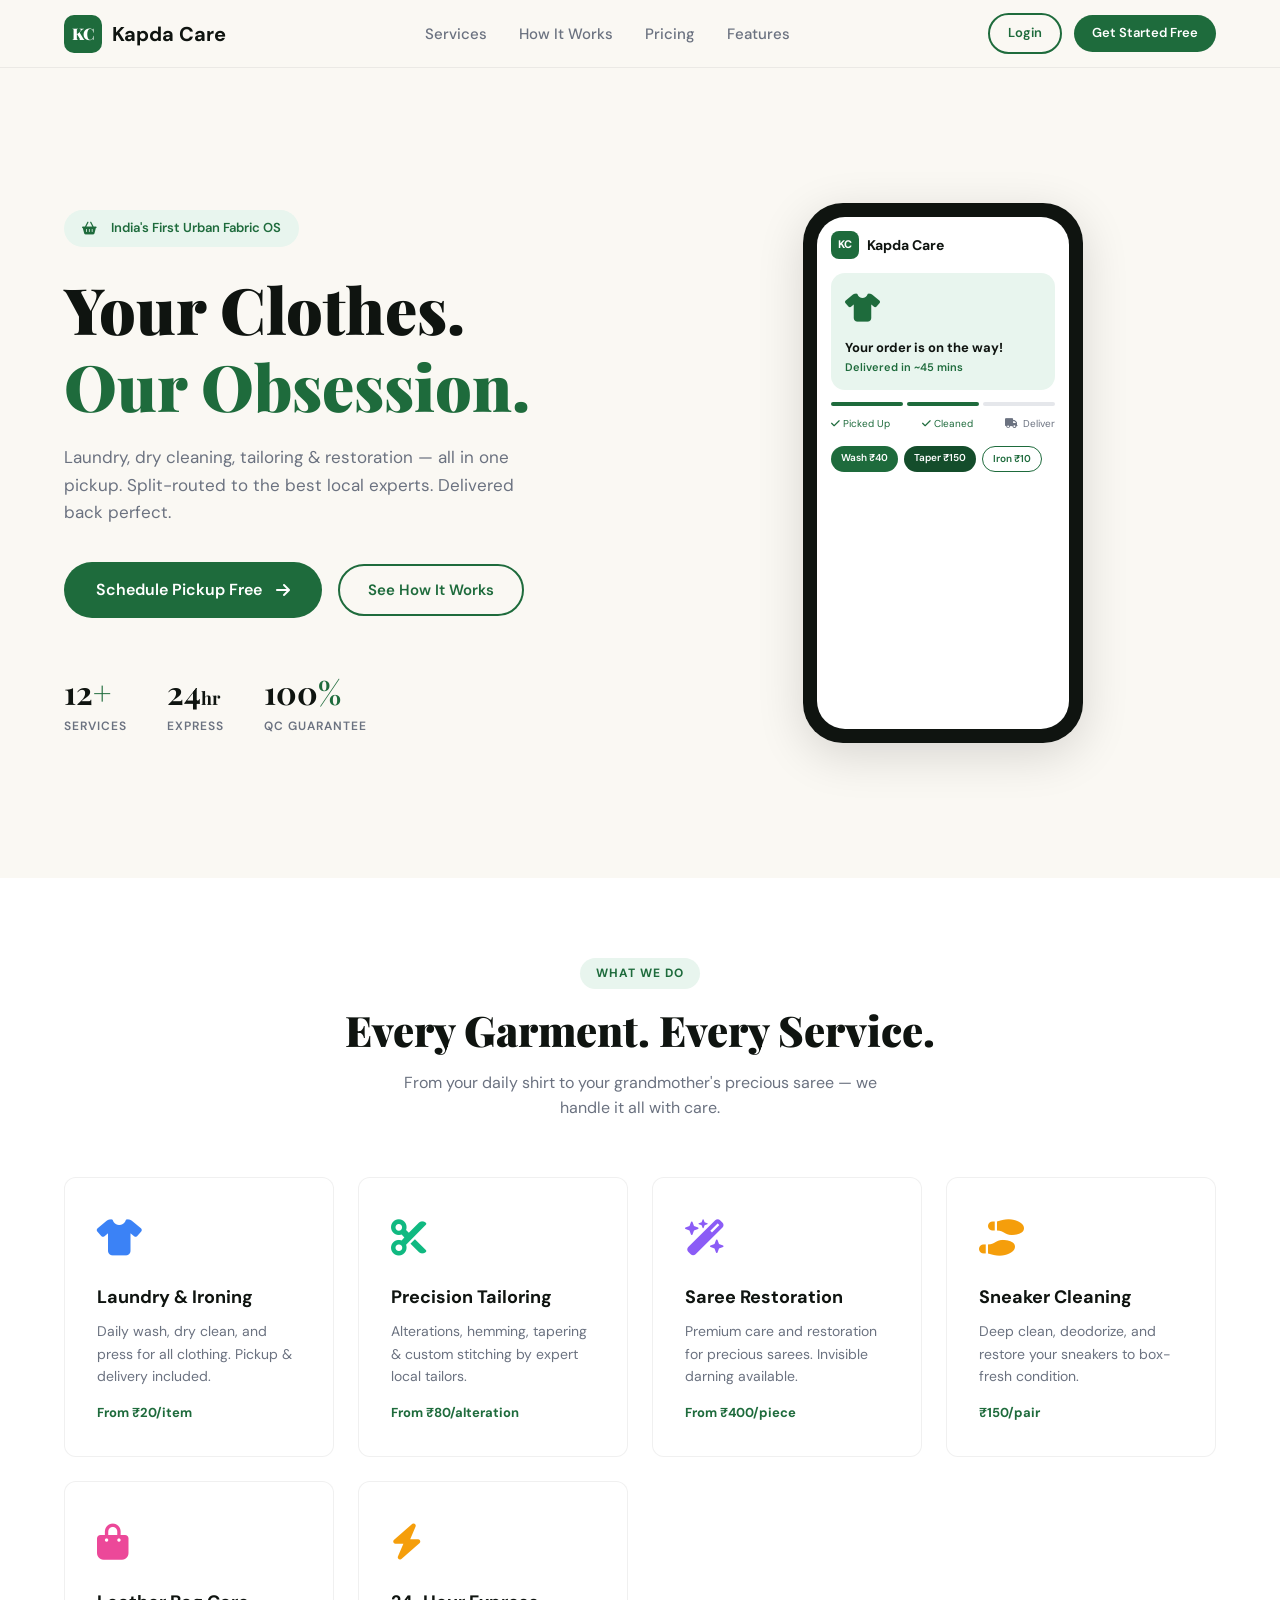
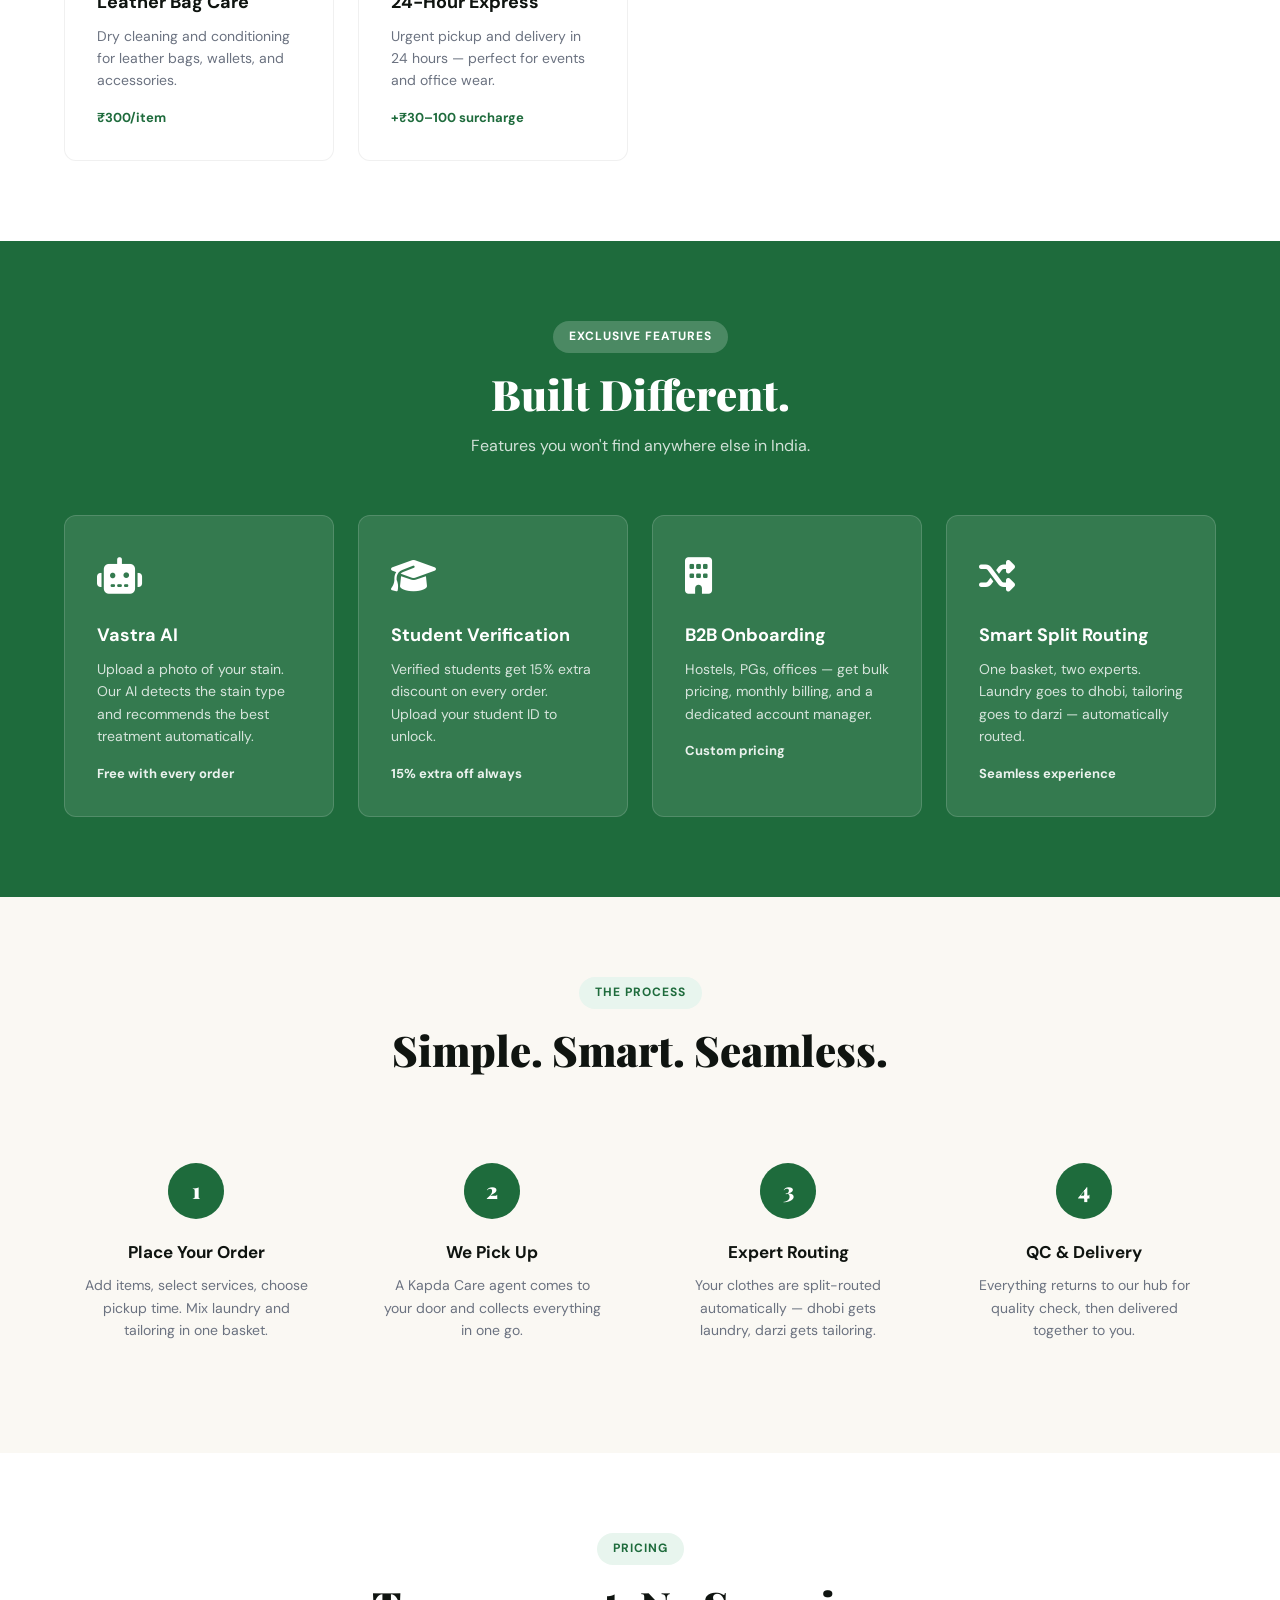
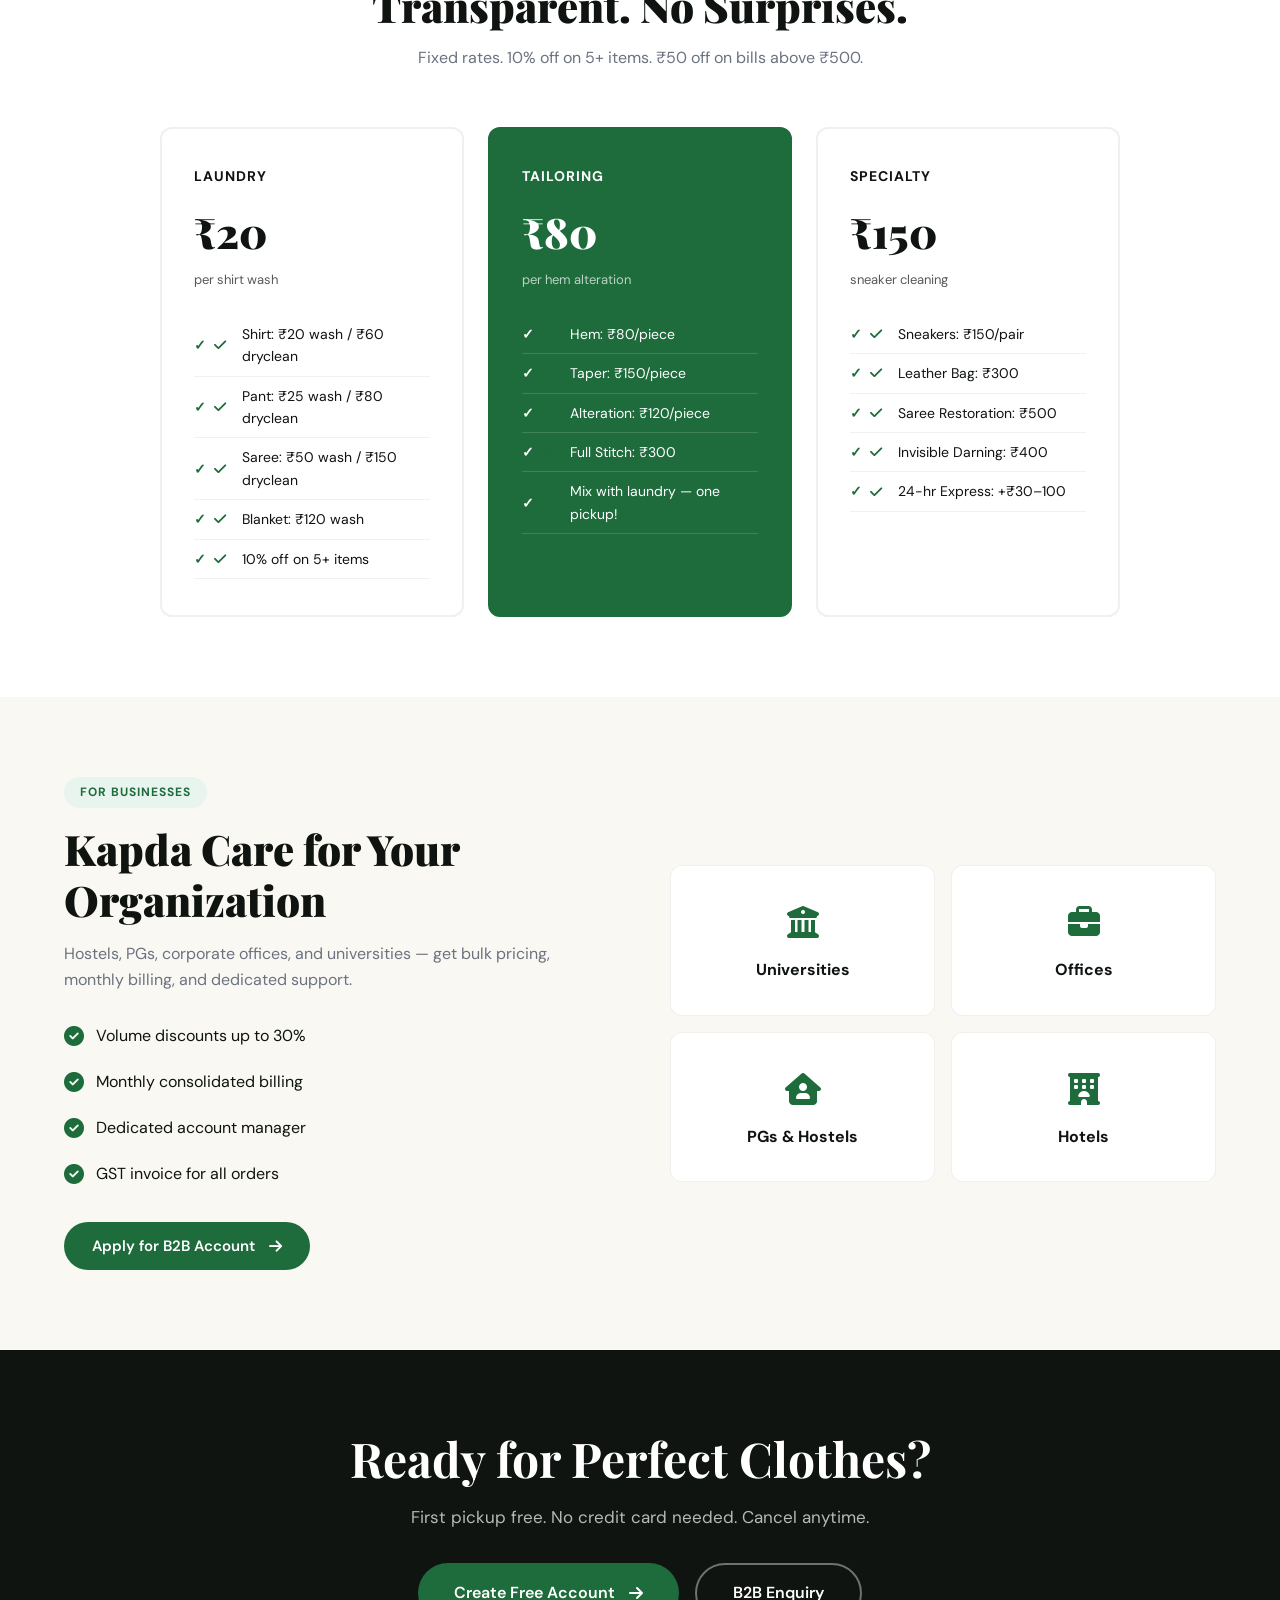
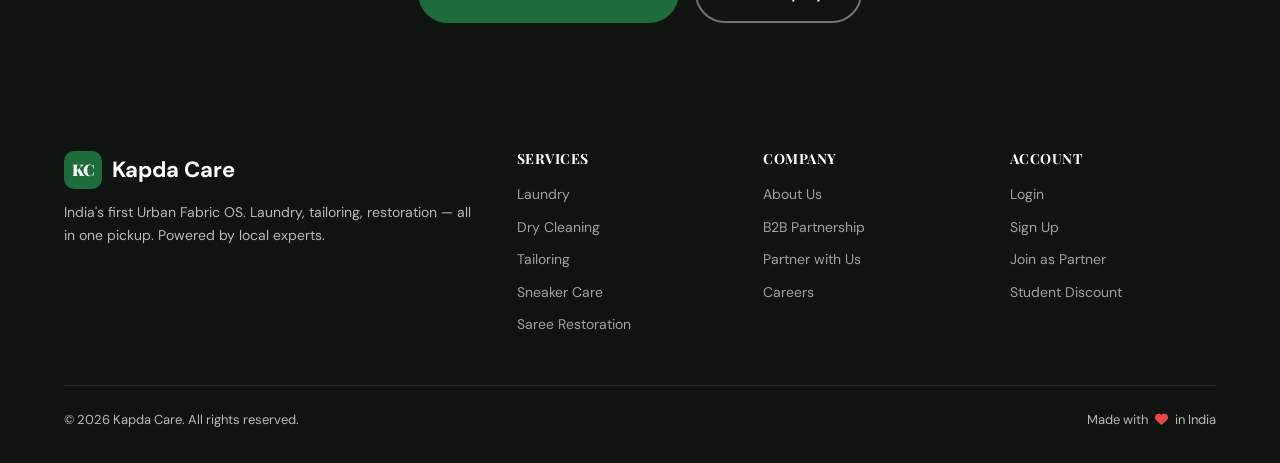
<file: kapda_care_frontend/index.html>
<!DOCTYPE html>
<html lang="en">
<head>
  <meta charset="UTF-8"/>
  <meta name="viewport" content="width=device-width,initial-scale=1.0"/>
  <title>Kapda Care — India's Urban Fabric OS</title>
  <link rel="stylesheet" href="css/style.css"/>
  <link rel="stylesheet" href="https://cdnjs.cloudflare.com/ajax/libs/font-awesome/6.4.0/css/all.min.css" />
</head>
<body>

<nav class="navbar">
  <a href="index.html" class="nav-brand" style="text-decoration:none;">
    <div class="nav-logo">KC</div> Kapda Care
  </a>
  <div class="nav-links">
    <a href="#services">Services</a>
    <a href="#how">How It Works</a>
    <a href="#pricing">Pricing</a>
    <a href="#features">Features</a>
  </div>
  <div class="nav-actions">
    <a href="pages/login.html" class="btn btn-outline btn-sm">Login</a>
    <a href="pages/signup.html" class="btn btn-primary btn-sm">Get Started Free</a>
  </div>
</nav>

<section class="hero">
  <div>
    <div class="hero-badge"><i class="fa-solid fa-basket-shopping" style="margin-right: 6px; color: var(--green);"></i> India's First Urban Fabric OS</div>
    <h1 class="hero-title">Your Clothes.<br><span>Our Obsession.</span></h1>
    <p class="hero-desc">Laundry, dry cleaning, tailoring & restoration — all in one pickup. Split-routed to the best local experts. Delivered back perfect.</p>
    <div class="hero-actions">
      <a href="pages/signup.html" class="btn btn-primary" style="font-size:16px;padding:15px 32px">Schedule Pickup Free <i class="fa-solid fa-arrow-right" style="margin-left: 6px;"></i></a>
      <a href="#how" class="btn btn-outline">See How It Works</a>
    </div>
    <div class="hero-stats">
      <div><div class="stat-num" style="color:var(--black)">12<span style="color:var(--green)">+</span></div><div class="stat-label">Services</div></div>
      <div><div class="stat-num" style="color:var(--black)">24<span style="font-size:18px">hr</span></div><div class="stat-label">Express</div></div>
      <div><div class="stat-num" style="color:var(--black)">100<span style="color:var(--green)">%</span></div><div class="stat-label">QC Guarantee</div></div>
    </div>
  </div>
  <div class="hero-visual">
    <div class="phone-mockup">
      <div class="phone-screen">
        <div style="display:flex;align-items:center;gap:8px;margin-bottom:14px">
          <div class="phone-logo">KC</div>
          <span style="font-size:14px;font-weight:700">Kapda Care</span>
        </div>
        <div style="background:var(--green-light);border-radius:14px;padding:14px;margin-bottom:12px">
          <div style="font-size:28px;margin-bottom:6px;color:var(--green)"><i class="fa-solid fa-shirt"></i></div>
          <div style="font-size:13px;font-weight:700">Your order is on the way!</div>
          <div style="font-size:11px;color:var(--green);font-weight:600">Delivered in ~45 mins</div>
        </div>
        <div style="display:flex;gap:4px;margin-bottom:10px">
          <div style="flex:1;height:4px;background:var(--green);border-radius:2px"></div>
          <div style="flex:1;height:4px;background:var(--green);border-radius:2px"></div>
          <div style="flex:1;height:4px;background:#e5e7eb;border-radius:2px"></div>
        </div>
        <div style="font-size:10px;color:var(--gray);display:flex;justify-content:space-between;margin-bottom:14px">
          <span style="color:var(--green)"><i class="fa-solid fa-check"></i> Picked Up</span>
          <span style="color:var(--green)"><i class="fa-solid fa-check"></i> Cleaned</span>
          <span><i class="fa-solid fa-truck" style="margin-right: 2px;"></i> Deliver</span>
        </div>
        <div style="display:flex;gap:6px;flex-wrap:wrap">
          <div class="chip">Wash ₹40</div>
          <div class="chip" style="background:var(--green-dark)">Taper ₹150</div>
          <div class="chip" style="background:transparent;color:var(--green);border:1px solid var(--green)">Iron ₹10</div>
        </div>
      </div>
    </div>
  </div>
</section>

<section class="section" id="services" style="background:var(--white)">
  <div class="section-header">
    <div class="section-tag">What We Do</div>
    <h2 class="section-title">Every Garment. Every Service.</h2>
    <p class="section-desc">From your daily shirt to your grandmother's precious saree — we handle it all with care.</p>
  </div>
  <div class="services-grid">
    <div class="service-card"><div class="service-icon"><i class="fa-solid fa-shirt" style="color: #3b82f6;"></i></div><div class="service-name">Laundry & Ironing</div><div class="service-desc">Daily wash, dry clean, and press for all clothing. Pickup & delivery included.</div><div class="service-price">From ₹20/item</div></div>
    <div class="service-card"><div class="service-icon"><i class="fa-solid fa-scissors" style="color: #10b981;"></i></div><div class="service-name">Precision Tailoring</div><div class="service-desc">Alterations, hemming, tapering & custom stitching by expert local tailors.</div><div class="service-price">From ₹80/alteration</div></div>
    <div class="service-card"><div class="service-icon"><i class="fa-solid fa-wand-magic-sparkles" style="color: #8b5cf6;"></i></div><div class="service-name">Saree Restoration</div><div class="service-desc">Premium care and restoration for precious sarees. Invisible darning available.</div><div class="service-price">From ₹400/piece</div></div>
    <div class="service-card"><div class="service-icon"><i class="fa-solid fa-shoe-prints" style="color: #f59e0b;"></i></div><div class="service-name">Sneaker Cleaning</div><div class="service-desc">Deep clean, deodorize, and restore your sneakers to box-fresh condition.</div><div class="service-price">₹150/pair</div></div>
    <div class="service-card"><div class="service-icon"><i class="fa-solid fa-bag-shopping" style="color: #ec4899;"></i></div><div class="service-name">Leather Bag Care</div><div class="service-desc">Dry cleaning and conditioning for leather bags, wallets, and accessories.</div><div class="service-price">₹300/item</div></div>
    <div class="service-card"><div class="service-icon"><i class="fa-solid fa-bolt" style="color: #f59e0b;"></i></div><div class="service-name">24-Hour Express</div><div class="service-desc">Urgent pickup and delivery in 24 hours — perfect for events and office wear.</div><div class="service-price">+₹30–100 surcharge</div></div>
  </div>
</section>

<section class="section" id="features" style="background:var(--green)">
  <div class="section-header">
    <div class="section-tag" style="background:rgba(255,255,255,0.2);color:#fff">Exclusive Features</div>
    <h2 class="section-title" style="color:#fff">Built Different.</h2>
    <p class="section-desc" style="color:rgba(255,255,255,0.8)">Features you won't find anywhere else in India.</p>
  </div>
  <div class="services-grid">
    <div class="service-card" style="background:rgba(255,255,255,0.1);border-color:rgba(255,255,255,0.15);color:#fff">
      <div class="service-icon"><i class="fa-solid fa-robot" style="color: #fff;"></i></div>
      <div class="service-name" style="color:#fff">Vastra AI</div>
      <div class="service-desc" style="color:rgba(255,255,255,0.8)">Upload a photo of your stain. Our AI detects the stain type and recommends the best treatment automatically.</div>
      <div class="service-price" style="color:rgba(255,255,255,0.9)">Free with every order</div>
    </div>
    <div class="service-card" style="background:rgba(255,255,255,0.1);border-color:rgba(255,255,255,0.15);color:#fff">
      <div class="service-icon"><i class="fa-solid fa-graduation-cap" style="color: #fff;"></i></div>
      <div class="service-name" style="color:#fff">Student Verification</div>
      <div class="service-desc" style="color:rgba(255,255,255,0.8)">Verified students get 15% extra discount on every order. Upload your student ID to unlock.</div>
      <div class="service-price" style="color:rgba(255,255,255,0.9)">15% extra off always</div>
    </div>
    <div class="service-card" style="background:rgba(255,255,255,0.1);border-color:rgba(255,255,255,0.15);color:#fff">
      <div class="service-icon"><i class="fa-solid fa-building" style="color: #fff;"></i></div>
      <div class="service-name" style="color:#fff">B2B Onboarding</div>
      <div class="service-desc" style="color:rgba(255,255,255,0.8)">Hostels, PGs, offices — get bulk pricing, monthly billing, and a dedicated account manager.</div>
      <div class="service-price" style="color:rgba(255,255,255,0.9)">Custom pricing</div>
    </div>
    <div class="service-card" style="background:rgba(255,255,255,0.1);border-color:rgba(255,255,255,0.15);color:#fff">
      <div class="service-icon"><i class="fa-solid fa-shuffle" style="color: #fff;"></i></div>
      <div class="service-name" style="color:#fff">Smart Split Routing</div>
      <div class="service-desc" style="color:rgba(255,255,255,0.8)">One basket, two experts. Laundry goes to dhobi, tailoring goes to darzi — automatically routed.</div>
      <div class="service-price" style="color:rgba(255,255,255,0.9)">Seamless experience</div>
    </div>
  </div>
</section>

<section class="section" id="how">
  <div class="section-header">
    <div class="section-tag">The Process</div>
    <h2 class="section-title">Simple. Smart. Seamless.</h2>
  </div>
  <div class="steps-grid">
    <div class="step-card"><div class="step-num">1</div><div class="step-title">Place Your Order</div><div class="step-desc">Add items, select services, choose pickup time. Mix laundry and tailoring in one basket.</div></div>
    <div class="step-card"><div class="step-num">2</div><div class="step-title">We Pick Up</div><div class="step-desc">A Kapda Care agent comes to your door and collects everything in one go.</div></div>
    <div class="step-card"><div class="step-num">3</div><div class="step-title">Expert Routing</div><div class="step-desc">Your clothes are split-routed automatically — dhobi gets laundry, darzi gets tailoring.</div></div>
    <div class="step-card"><div class="step-num">4</div><div class="step-title">QC & Delivery</div><div class="step-desc">Everything returns to our hub for quality check, then delivered together to you.</div></div>
  </div>
</section>

<section class="section" id="pricing" style="background:var(--white)">
  <div class="section-header">
    <div class="section-tag">Pricing</div>
    <h2 class="section-title">Transparent. No Surprises.</h2>
    <p class="section-desc">Fixed rates. 10% off on 5+ items. ₹50 off on bills above ₹500.</p>
  </div>
  <div class="pricing-grid">
    <div class="price-card">
      <div class="price-name">Laundry</div>
      <div class="price-amount">₹20</div>
      <div class="price-unit">per shirt wash</div>
      <ul class="price-list">
        <li><i class="fa-solid fa-check" style="color: var(--green); margin-right: 8px;"></i>Shirt: ₹20 wash / ₹60 dryclean</li>
        <li><i class="fa-solid fa-check" style="color: var(--green); margin-right: 8px;"></i>Pant: ₹25 wash / ₹80 dryclean</li>
        <li><i class="fa-solid fa-check" style="color: var(--green); margin-right: 8px;"></i>Saree: ₹50 wash / ₹150 dryclean</li>
        <li><i class="fa-solid fa-check" style="color: var(--green); margin-right: 8px;"></i>Blanket: ₹120 wash</li>
        <li><i class="fa-solid fa-check" style="color: var(--green); margin-right: 8px;"></i>10% off on 5+ items</li>
      </ul>
    </div>
    <div class="price-card featured">
      <div class="price-name">Tailoring</div>
      <div class="price-amount">₹80</div>
      <div class="price-unit">per hem alteration</div>
      <ul class="price-list">
        <li><i class="fa-solid fa-check" style="color: var(--green); margin-right: 8px;"></i>Hem: ₹80/piece</li>
        <li><i class="fa-solid fa-check" style="color: var(--green); margin-right: 8px;"></i>Taper: ₹150/piece</li>
        <li><i class="fa-solid fa-check" style="color: var(--green); margin-right: 8px;"></i>Alteration: ₹120/piece</li>
        <li><i class="fa-solid fa-check" style="color: var(--green); margin-right: 8px;"></i>Full Stitch: ₹300</li>
        <li><i class="fa-solid fa-check" style="color: var(--green); margin-right: 8px;"></i>Mix with laundry — one pickup!</li>
      </ul>
    </div>
    <div class="price-card">
      <div class="price-name">Specialty</div>
      <div class="price-amount">₹150</div>
      <div class="price-unit">sneaker cleaning</div>
      <ul class="price-list">
        <li><i class="fa-solid fa-check" style="color: var(--green); margin-right: 8px;"></i>Sneakers: ₹150/pair</li>
        <li><i class="fa-solid fa-check" style="color: var(--green); margin-right: 8px;"></i>Leather Bag: ₹300</li>
        <li><i class="fa-solid fa-check" style="color: var(--green); margin-right: 8px;"></i>Saree Restoration: ₹500</li>
        <li><i class="fa-solid fa-check" style="color: var(--green); margin-right: 8px;"></i>Invisible Darning: ₹400</li>
        <li><i class="fa-solid fa-check" style="color: var(--green); margin-right: 8px;"></i>24-hr Express: +₹30–100</li>
      </ul>
    </div>
  </div>
</section>

<section class="section" style="background:var(--cream)">
  <div style="display:grid;grid-template-columns:1fr 1fr;gap:60px;align-items:center">
    <div>
      <div class="section-tag">For Businesses</div>
      <h2 class="section-title" style="text-align:left;margin-bottom:16px">Kapda Care for Your Organization</h2>
      <p style="color:var(--gray);font-size:16px;margin-bottom:28px">Hostels, PGs, corporate offices, and universities — get bulk pricing, monthly billing, and dedicated support.</p>
      <div style="display:flex;flex-direction:column;gap:14px;margin-bottom:32px">
        <div style="display:flex;align-items:center;gap:12px"><span style="color:var(--green);font-size:20px"><i class="fa-solid fa-check-circle"></i></span><span>Volume discounts up to 30%</span></div>
        <div style="display:flex;align-items:center;gap:12px"><span style="color:var(--green);font-size:20px"><i class="fa-solid fa-check-circle"></i></span><span>Monthly consolidated billing</span></div>
        <div style="display:flex;align-items:center;gap:12px"><span style="color:var(--green);font-size:20px"><i class="fa-solid fa-check-circle"></i></span><span>Dedicated account manager</span></div>
        <div style="display:flex;align-items:center;gap:12px"><span style="color:var(--green);font-size:20px"><i class="fa-solid fa-check-circle"></i></span><span>GST invoice for all orders</span></div>
      </div>
      <a href="pages/b2b.html" class="btn btn-primary">Apply for B2B Account <i class="fa-solid fa-arrow-right" style="margin-left: 6px;"></i></a>
    </div>
    <div style="display:grid;grid-template-columns:1fr 1fr;gap:16px">
      <div class="service-card" style="text-align:center"><div style="font-size:32px;margin-bottom:8px;color:var(--green)"><i class="fa-solid fa-building-columns"></i></div><div style="font-weight:700">Universities</div></div>
      <div class="service-card" style="text-align:center"><div style="font-size:32px;margin-bottom:8px;color:var(--green)"><i class="fa-solid fa-briefcase"></i></div><div style="font-weight:700">Offices</div></div>
      <div class="service-card" style="text-align:center"><div style="font-size:32px;margin-bottom:8px;color:var(--green)"><i class="fa-solid fa-house-user"></i></div><div style="font-weight:700">PGs & Hostels</div></div>
      <div class="service-card" style="text-align:center"><div style="font-size:32px;margin-bottom:8px;color:var(--green)"><i class="fa-solid fa-hotel"></i></div><div style="font-weight:700">Hotels</div></div>
    </div>
  </div>
</section>

<section class="section" style="background:var(--black);text-align:center">
  <h2 style="color:#fff;font-size:clamp(28px,4vw,48px);margin-bottom:16px">Ready for Perfect Clothes?</h2>
  <p style="color:rgba(255,255,255,0.7);font-size:17px;margin-bottom:32px">First pickup free. No credit card needed. Cancel anytime.</p>
  <div style="display:flex;gap:16px;justify-content:center;flex-wrap:wrap">
    <a href="pages/signup.html" class="btn btn-primary" style="font-size:16px;padding:15px 36px">Create Free Account <i class="fa-solid fa-arrow-right" style="margin-left: 6px;"></i></a>
    <a href="pages/b2b.html" class="btn btn-outline" style="color:#fff;border-color:rgba(255,255,255,0.4);font-size:16px;padding:15px 36px">B2B Enquiry</a>
  </div>
</section>

<footer>
  <div class="footer-grid">
    <div>
      <div class="footer-brand"><div class="nav-logo">KC</div> Kapda Care</div>
      <p class="footer-desc">India's first Urban Fabric OS. Laundry, tailoring, restoration — all in one pickup. Powered by local experts.</p>
    </div>
    <div class="footer-col">
      <h4>Services</h4>
      <a href="#services">Laundry</a>
      <a href="#services">Dry Cleaning</a>
      <a href="#services">Tailoring</a>
      <a href="#services">Sneaker Care</a>
      <a href="#services">Saree Restoration</a>
    </div>
    <div class="footer-col">
      <h4>Company</h4>
      <a href="#">About Us</a>
      <a href="pages/b2b.html">B2B Partnership</a>
      <a href="#">Partner with Us</a>
      <a href="#">Careers</a>
    </div>
    <div class="footer-col">
      <h4>Account</h4>
      <a href="pages/login.html">Login</a>
      <a href="pages/signup.html">Sign Up</a>
      <a href="pages/signup.html?role=vendor">Join as Partner</a>
      <a href="pages/student-verify.html">Student Discount</a>
    </div>
  </div>
  <div class="footer-bottom">
    <span>© 2026 Kapda Care. All rights reserved.</span>
    <span>Made with <i class="fa-solid fa-heart" style="color: #ef4444; margin: 0 4px;"></i> in India</span>
  </div>
</footer>

</body>
</html>
</file>
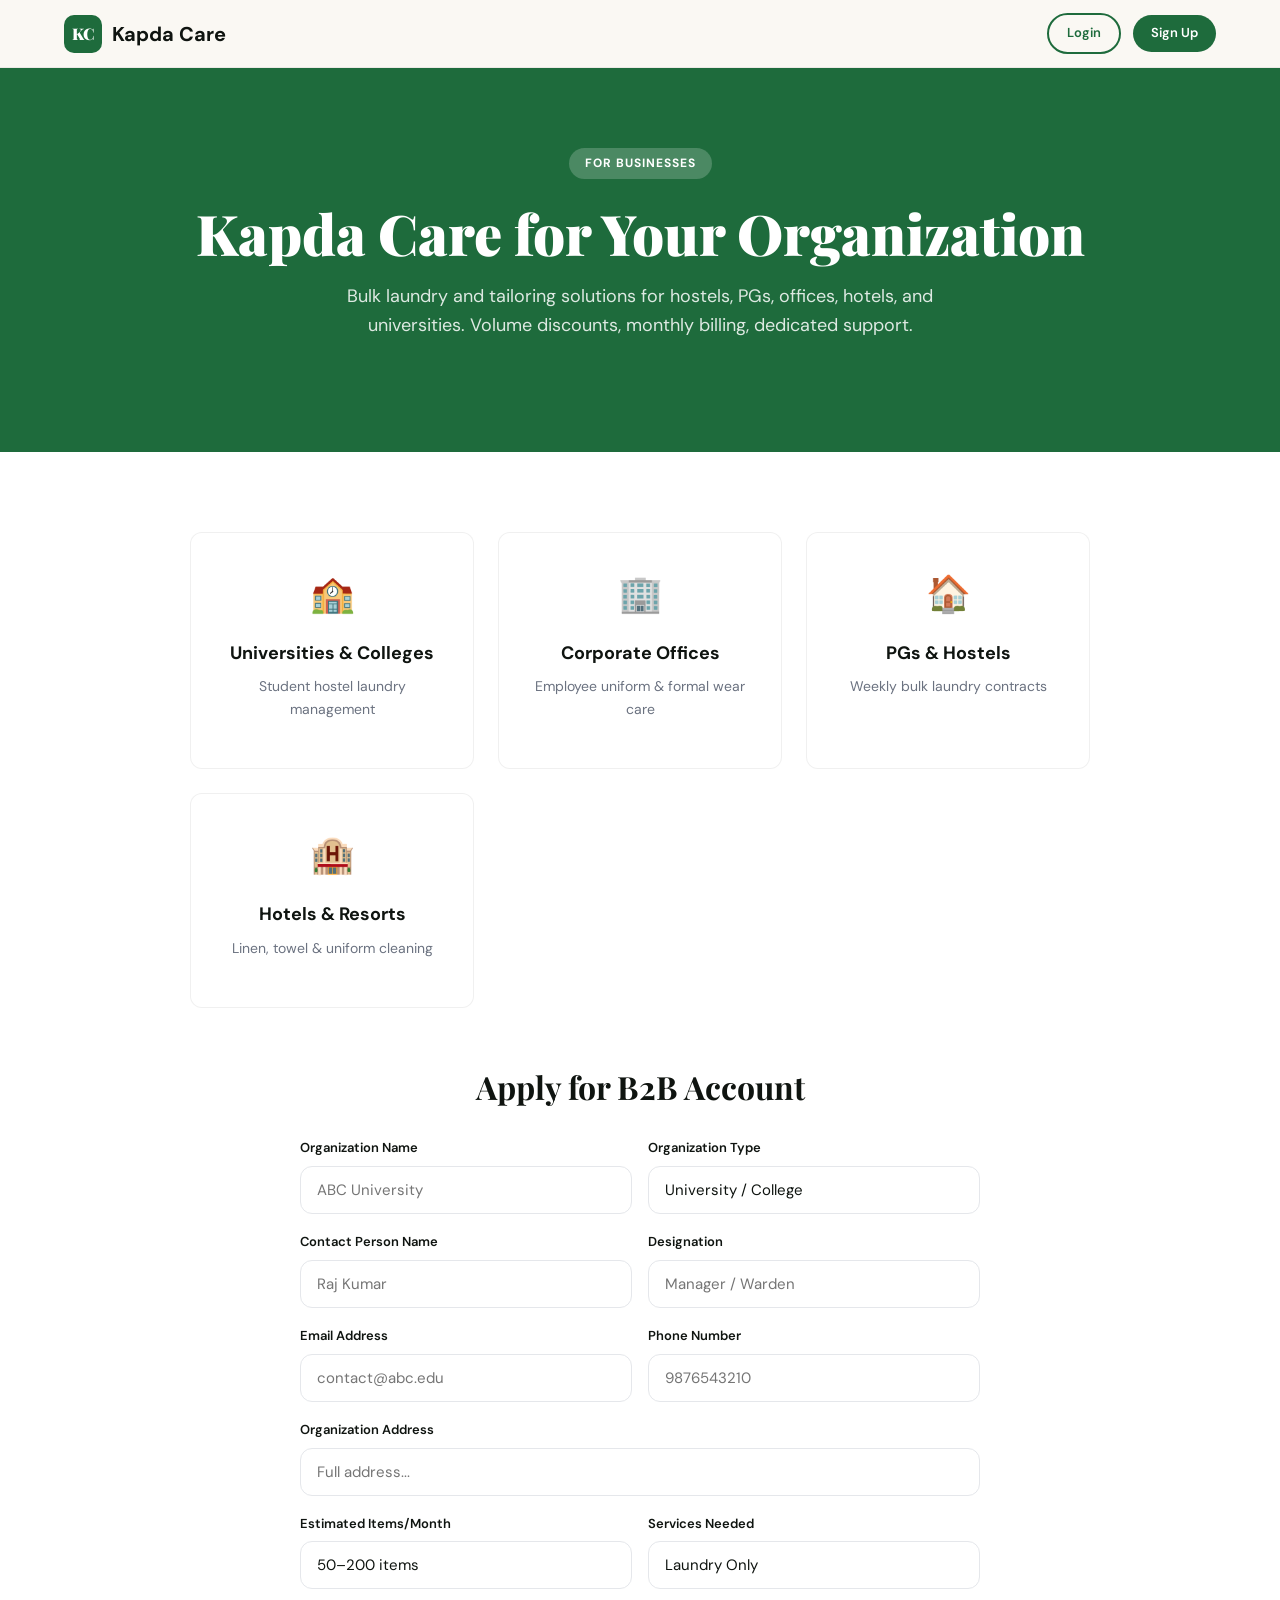
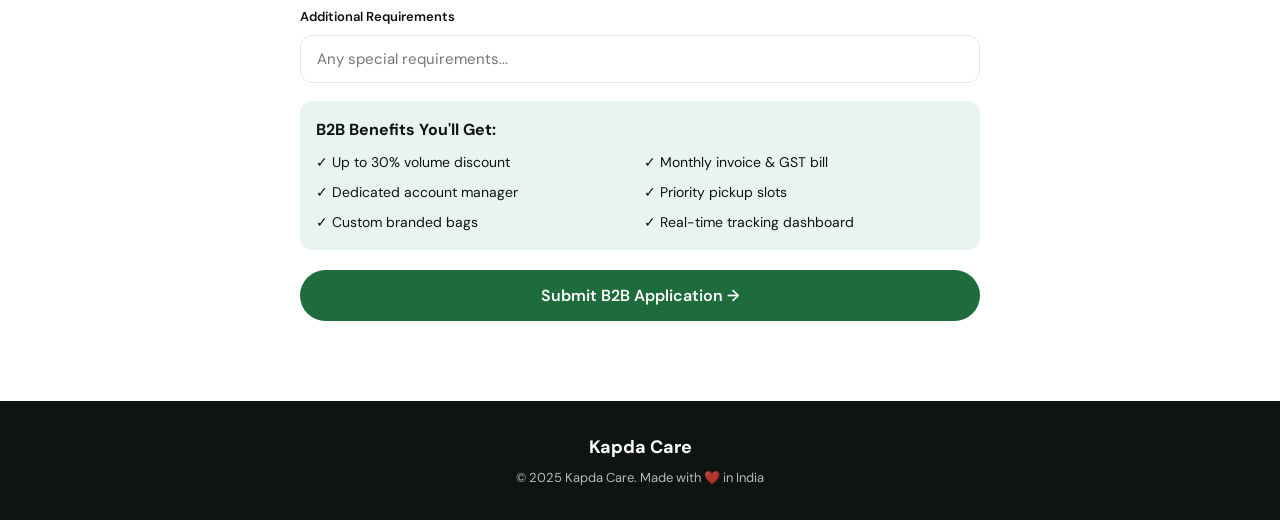
<file: kapda_care_frontend/pages/b2b.html>
<!DOCTYPE html>
<html lang="en">
<head>
  <meta charset="UTF-8"/>
  <meta name="viewport" content="width=device-width,initial-scale=1.0"/>
  <title>B2B Partnership — Kapda Care</title>
  <link rel="stylesheet" href="../css/style.css"/>
</head>
<body>
<nav class="navbar">
  <a href="../index.html" class="nav-brand"><div class="nav-logo">KC</div> Kapda Care</a>
  <div class="nav-actions">
    <a href="login.html" class="btn btn-outline btn-sm">Login</a>
    <a href="signup.html" class="btn btn-primary btn-sm">Sign Up</a>
  </div>
</nav>

<section style="background:var(--green);padding:80px 5%;text-align:center">
  <div class="section-tag" style="background:rgba(255,255,255,0.2);color:#fff;margin-bottom:20px">For Businesses</div>
  <h1 style="color:#fff;font-size:clamp(32px,5vw,56px);font-weight:900;margin-bottom:16px">Kapda Care for Your Organization</h1>
  <p style="color:rgba(255,255,255,0.85);font-size:18px;max-width:600px;margin:0 auto 32px">Bulk laundry and tailoring solutions for hostels, PGs, offices, hotels, and universities. Volume discounts, monthly billing, dedicated support.</p>
</section>

<section class="section" style="background:var(--white)">
  <div style="display:grid;grid-template-columns:repeat(auto-fit,minmax(220px,1fr));gap:24px;max-width:900px;margin:0 auto 60px">
    <div class="service-card" style="text-align:center"><div class="service-icon">🏫</div><div class="service-name">Universities & Colleges</div><div class="service-desc">Student hostel laundry management</div></div>
    <div class="service-card" style="text-align:center"><div class="service-icon">🏢</div><div class="service-name">Corporate Offices</div><div class="service-desc">Employee uniform & formal wear care</div></div>
    <div class="service-card" style="text-align:center"><div class="service-icon">🏠</div><div class="service-name">PGs & Hostels</div><div class="service-desc">Weekly bulk laundry contracts</div></div>
    <div class="service-card" style="text-align:center"><div class="service-icon">🏨</div><div class="service-name">Hotels & Resorts</div><div class="service-desc">Linen, towel & uniform cleaning</div></div>
  </div>

  <div style="max-width:680px;margin:0 auto">
    <h2 style="text-align:center;margin-bottom:32px;font-size:32px">Apply for B2B Account</h2>

    <div id="successMsg" style="display:none;background:var(--green-light);border-radius:var(--radius);padding:28px;text-align:center;margin-bottom:24px">
      <div style="font-size:48px;margin-bottom:12px">🎉</div>
      <div style="font-size:20px;font-weight:700;margin-bottom:8px">Application Submitted!</div>
      <div style="color:var(--gray)">Our B2B team will contact you within 24 hours with a custom pricing proposal.</div>
    </div>

    <div id="b2bForm">
      <div class="form-row">
        <div class="form-group"><label class="form-label">Organization Name</label><input type="text" id="orgName" class="form-input" placeholder="ABC University"/></div>
        <div class="form-group"><label class="form-label">Organization Type</label>
          <select id="orgType" class="form-input form-select">
            <option>University / College</option><option>PG / Hostel</option><option>Corporate Office</option><option>Hotel / Resort</option><option>Other</option>
          </select>
        </div>
      </div>
      <div class="form-row">
        <div class="form-group"><label class="form-label">Contact Person Name</label><input type="text" id="contactName" class="form-input" placeholder="Raj Kumar"/></div>
        <div class="form-group"><label class="form-label">Designation</label><input type="text" id="designation" class="form-input" placeholder="Manager / Warden"/></div>
      </div>
      <div class="form-row">
        <div class="form-group"><label class="form-label">Email Address</label><input type="email" id="b2bEmail" class="form-input" placeholder="contact@abc.edu"/></div>
        <div class="form-group"><label class="form-label">Phone Number</label><input type="tel" id="b2bPhone" class="form-input" placeholder="9876543210"/></div>
      </div>
      <div class="form-group"><label class="form-label">Organization Address</label><input type="text" id="b2bAddress" class="form-input" placeholder="Full address..."/></div>
      <div class="form-row">
        <div class="form-group"><label class="form-label">Estimated Items/Month</label>
          <select id="volume" class="form-input form-select">
            <option>50–200 items</option><option>200–500 items</option><option>500–1000 items</option><option>1000+ items</option>
          </select>
        </div>
        <div class="form-group"><label class="form-label">Services Needed</label>
          <select id="services" class="form-input form-select">
            <option>Laundry Only</option><option>Tailoring Only</option><option>Both Laundry & Tailoring</option><option>All Services</option>
          </select>
        </div>
      </div>
      <div class="form-group"><label class="form-label">Additional Requirements</label><input type="text" id="requirements" class="form-input" placeholder="Any special requirements..."/></div>

      <div style="background:var(--green-light);border-radius:var(--radius);padding:16px;margin-bottom:20px">
        <div style="font-weight:700;margin-bottom:8px">B2B Benefits You'll Get:</div>
        <div style="display:grid;grid-template-columns:1fr 1fr;gap:8px;font-size:14px">
          <div>✓ Up to 30% volume discount</div><div>✓ Monthly invoice & GST bill</div>
          <div>✓ Dedicated account manager</div><div>✓ Priority pickup slots</div>
          <div>✓ Custom branded bags</div><div>✓ Real-time tracking dashboard</div>
        </div>
      </div>

      <button class="btn btn-primary btn-full" id="b2bSubmitBtn" onclick="submitB2B()" style="padding:15px;font-size:16px">Submit B2B Application →</button>
    </div>
  </div>
</section>

<footer style="background:var(--black);color:rgba(255,255,255,0.7);padding:32px 5%;text-align:center">
  <div style="font-size:18px;font-weight:700;color:#fff;margin-bottom:6px">Kapda Care</div>
  <p style="font-size:13px">© 2025 Kapda Care. Made with ❤️ in India</p>
</footer>

<div class="toast" id="toast"></div>
<script src="../js/api.js"></script>
<script>
function showToast(msg,type=''){const t=document.getElementById('toast');t.textContent=msg;t.className=`toast ${type} show`;setTimeout(()=>t.classList.remove('show'),3500);}

async function submitB2B(){
  const orgName=document.getElementById('orgName').value.trim();
  const contactName=document.getElementById('contactName').value.trim();
  const email=document.getElementById('b2bEmail').value.trim();
  const phone=document.getElementById('b2bPhone').value.trim();
  if(!orgName||!contactName||!email||!phone){showToast('Please fill all required fields.','error');return;}
  const btn=document.getElementById('b2bSubmitBtn');
  btn.disabled=true;btn.textContent='Submitting...';
  await new Promise(r=>setTimeout(r,1500));
  document.getElementById('b2bForm').style.display='none';
  document.getElementById('successMsg').style.display='block';
}
</script>
</body>
</html>
</file>
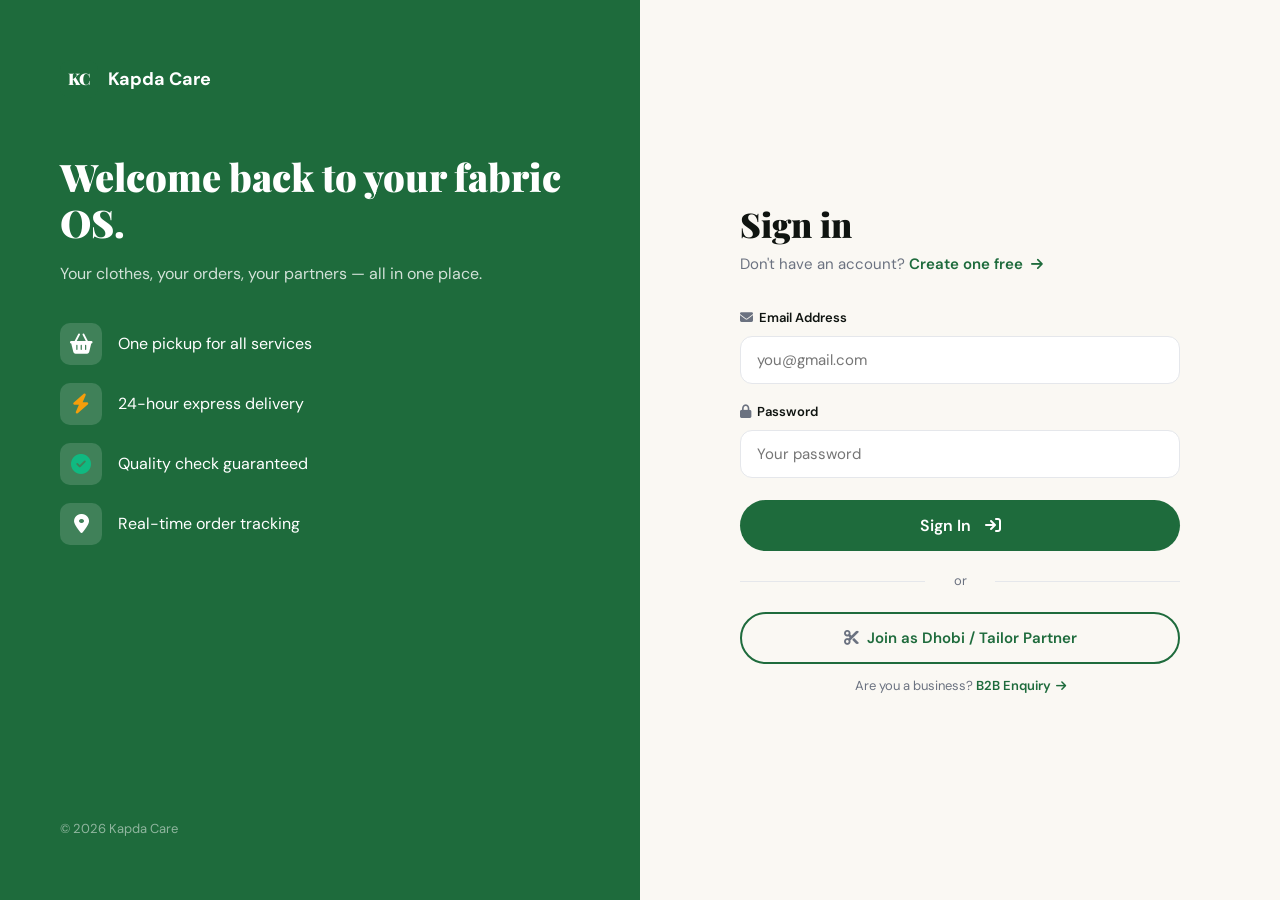
<file: kapda_care_frontend/pages/dashboard.html>
<!DOCTYPE html>
<html lang="en">
<head>
<meta charset="UTF-8"/>
<meta name="viewport" content="width=device-width,initial-scale=1.0"/>
<title>Kapda Care — Dashboard</title>
<link rel="preconnect" href="https://fonts.googleapis.com"/>
<link rel="stylesheet" href="https://fonts.googleapis.com/css2?family=Playfair+Display:wght@700;900&family=DM+Sans:wght@300;400;500;600&display=swap"/>
<style>
:root {
  --green:#1e6b3c; --green-dark:#144d2b; --green-light:#e8f5ee; --green-faint:#f2faf5;
  --gold:#c9a84c; --gold-light:#fdf6e3;
  --cream:#faf8f3; --black:#0f1410; --gray:#5a6672; --gray-light:#f0f2f0;
  --border:#dce8e0; --white:#ffffff; --red:#c0392b; --red-light:#fdf0ee;
  --blue:#2563eb; --blue-light:#eff6ff;
  --sidebar-w:268px; --topbar-h:64px;
  --radius:14px; --radius-sm:8px;
  --shadow:0 1px 4px rgba(0,0,0,0.06),0 4px 16px rgba(0,0,0,0.04);
  --shadow-md:0 4px 20px rgba(30,107,60,0.10);
  --t:all 0.22s cubic-bezier(0.4,0,0.2,1);
}
*,*::before,*::after{box-sizing:border-box;margin:0;padding:0;}
body{font-family:'DM Sans',sans-serif;background:var(--cream);color:var(--black);min-height:100vh;display:flex;font-size:14px;-webkit-font-smoothing:antialiased;}
h1,h2,h3,h4{font-family:'Playfair Display',serif;}

/* SIDEBAR */
.sidebar{width:var(--sidebar-w);background:var(--black);min-height:100vh;position:fixed;left:0;top:0;display:flex;flex-direction:column;z-index:200;transition:transform .28s ease;}
.sb-logo{padding:24px 22px 18px;border-bottom:1px solid rgba(255,255,255,0.07);display:flex;align-items:center;gap:11px;}
.sb-mark{width:38px;height:38px;background:var(--green);border-radius:9px;display:flex;align-items:center;justify-content:center;font-family:'Playfair Display',serif;font-size:15px;font-weight:900;color:#fff;flex-shrink:0;}
.sb-brand{font-size:16px;font-weight:600;color:#fff;letter-spacing:-0.2px;}
.sb-tag{font-size:10px;color:rgba(255,255,255,0.35);margin-top:1px;letter-spacing:0.3px;}
.user-card{margin:13px 15px;padding:12px 13px;background:rgba(255,255,255,0.05);border:1px solid rgba(255,255,255,0.08);border-radius:var(--radius-sm);display:flex;align-items:center;gap:10px;}
.u-av{width:32px;height:32px;border-radius:50%;background:linear-gradient(135deg,var(--green),var(--green-dark));display:flex;align-items:center;justify-content:center;font-family:'Playfair Display',serif;font-size:13px;font-weight:700;color:#fff;flex-shrink:0;}
.u-name{font-size:13px;font-weight:600;color:#fff;white-space:nowrap;overflow:hidden;text-overflow:ellipsis;}
.u-role{font-size:10px;color:var(--gold);text-transform:uppercase;letter-spacing:0.6px;margin-top:1px;}
.sb-nav{flex:1;padding:6px 11px;overflow-y:auto;}
.nav-lbl{font-size:9.5px;font-weight:600;color:rgba(255,255,255,0.28);text-transform:uppercase;letter-spacing:1.4px;padding:13px 8px 5px;}
.nav-item{display:flex;align-items:center;gap:11px;padding:10px 12px;border-radius:var(--radius-sm);color:rgba(255,255,255,0.55);cursor:pointer;font-size:13.5px;font-weight:500;transition:var(--t);margin-bottom:1px;border:none;background:none;width:100%;text-align:left;}
.nav-item:hover{background:rgba(255,255,255,0.06);color:rgba(255,255,255,0.9);}
.nav-item.active{background:var(--green);color:#fff;box-shadow:0 3px 12px rgba(30,107,60,0.4);}
.ni{width:18px;text-align:center;flex-shrink:0;font-size:15px;}
.nb{margin-left:auto;background:var(--gold);color:#fff;font-size:10px;font-weight:700;padding:1px 7px;border-radius:20px;}
.sb-foot{padding:13px 15px;border-top:1px solid rgba(255,255,255,0.07);}
.logout-btn{width:100%;padding:9px;background:rgba(192,57,43,0.12);border:1px solid rgba(192,57,43,0.25);color:#e88;border-radius:var(--radius-sm);cursor:pointer;font-size:13px;font-weight:600;font-family:'DM Sans',sans-serif;transition:var(--t);display:flex;align-items:center;justify-content:center;gap:7px;}
.logout-btn:hover{background:rgba(192,57,43,0.22);color:#fff;}

/* MAIN */
.main{margin-left:var(--sidebar-w);flex:1;min-height:100vh;display:flex;flex-direction:column;}
.topbar{height:var(--topbar-h);background:var(--white);border-bottom:1px solid var(--border);display:flex;align-items:center;padding:0 26px;gap:13px;position:sticky;top:0;z-index:50;}
.tb-title{font-size:16px;font-weight:600;color:var(--black);flex:1;}
.tb-title span{color:var(--green);font-family:'Playfair Display',serif;font-size:18px;}
.tb-actions{display:flex;gap:8px;align-items:center;}
.ib{width:36px;height:36px;border:1.5px solid var(--border);border-radius:var(--radius-sm);background:none;cursor:pointer;font-size:15px;display:flex;align-items:center;justify-content:center;transition:var(--t);position:relative;color:var(--gray);}
.ib:hover{background:var(--green-light);border-color:var(--green);color:var(--green);}
.ndot{position:absolute;top:-3px;right:-3px;width:9px;height:9px;background:var(--gold);border-radius:50%;border:2px solid #fff;display:none;}
.hamburger{display:none;background:none;border:none;font-size:20px;cursor:pointer;color:var(--black);padding:4px;}

.page{padding:26px;flex:1;}
.section{display:none;} .section.active{display:block;}

.ph{margin-bottom:22px;}
.pt{font-size:25px;font-weight:900;color:var(--black);margin-bottom:3px;}
.ps{font-size:13.5px;color:var(--gray);}

/* STATS */
.stats-row{display:grid;grid-template-columns:repeat(4,1fr);gap:15px;margin-bottom:22px;}
.sc{background:var(--white);border-radius:var(--radius);padding:18px 20px;border:1.5px solid var(--border);box-shadow:var(--shadow);display:flex;align-items:center;gap:13px;transition:var(--t);}
.sc:hover{transform:translateY(-2px);box-shadow:var(--shadow-md);}
.si{width:42px;height:42px;border-radius:10px;display:flex;align-items:center;justify-content:center;font-size:19px;flex-shrink:0;}
.sig{background:var(--green-light);} .sib{background:var(--blue-light);} .sigo{background:var(--gold-light);} .sir{background:var(--red-light);}
.sv{font-family:'Playfair Display',serif;font-size:24px;font-weight:900;color:var(--black);line-height:1;}
.sl{font-size:11.5px;color:var(--gray);margin-top:3px;font-weight:500;}

/* LAYOUT */
.g2{display:grid;grid-template-columns:1fr 1fr;gap:18px;margin-bottom:18px;}
.g3{display:grid;grid-template-columns:repeat(3,1fr);gap:15px;margin-bottom:18px;}

/* CARD */
.card{background:var(--white);border-radius:var(--radius);border:1.5px solid var(--border);box-shadow:var(--shadow);overflow:hidden;margin-bottom:18px;}
.ch{padding:15px 18px 12px;display:flex;align-items:center;justify-content:space-between;border-bottom:1px solid var(--border);}
.ct{font-size:14px;font-weight:700;color:var(--black);font-family:'Playfair Display',serif;}
.cb{padding:18px;}

/* BUTTONS */
.btn{display:inline-flex;align-items:center;gap:7px;padding:10px 22px;border-radius:50px;font-family:'DM Sans',sans-serif;font-size:13.5px;font-weight:600;cursor:pointer;border:none;transition:var(--t);text-decoration:none;white-space:nowrap;}
.btn-p{background:var(--green);color:#fff;}
.btn-p:hover{background:var(--green-dark);transform:translateY(-1px);box-shadow:0 4px 16px rgba(30,107,60,0.3);}
.btn-o{background:transparent;border:1.5px solid var(--border);color:var(--gray);}
.btn-o:hover{border-color:var(--green);color:var(--green);background:var(--green-light);}
.btn-g{background:var(--gold);color:#fff;}
.btn-g:hover{background:#b8933e;transform:translateY(-1px);}
.btn-d{background:var(--red);color:#fff;}
.btn-sm{padding:7px 16px;font-size:12.5px;}
.btn-full{width:100%;justify-content:center;}
.btn:disabled{opacity:0.55;cursor:not-allowed;transform:none!important;}

/* FORMS */
.fg{margin-bottom:15px;}
.fl{display:block;font-size:11.5px;font-weight:600;color:var(--gray);margin-bottom:6px;text-transform:uppercase;letter-spacing:0.4px;}
.fc{width:100%;padding:11px 13px;border:1.5px solid var(--border);border-radius:var(--radius-sm);font-family:'DM Sans',sans-serif;font-size:14px;color:var(--black);background:var(--white);transition:var(--t);outline:none;}
.fc:focus{border-color:var(--green);box-shadow:0 0 0 3px rgba(30,107,60,0.1);}
select.fc{cursor:pointer;appearance:none;background-image:url("data:image/svg+xml,%3Csvg xmlns='http://www.w3.org/2000/svg' width='12' height='12' viewBox='0 0 12 12'%3E%3Cpath fill='%235a6672' d='M6 8L1 3h10z'/%3E%3C/svg%3E");background-repeat:no-repeat;background-position:right 11px center;padding-right:30px;}

/* BADGES */
.badge{display:inline-flex;align-items:center;gap:5px;padding:3px 10px;border-radius:20px;font-size:11px;font-weight:700;text-transform:uppercase;letter-spacing:0.5px;}
.bp{background:#fef9e7;color:#b7770d;} .bpr{background:#eaf4ff;color:#1a6db0;}
.bpu{background:#f0eaff;color:#6938a8;} .bd{background:var(--green-light);color:var(--green);} .bc{background:var(--red-light);color:var(--red);}

/* ORDER ROWS */
.or{display:flex;align-items:center;gap:13px;padding:13px 0;border-bottom:1px solid var(--border);transition:var(--t);}
.or:last-child{border-bottom:none;padding-bottom:0;}
.or:hover{background:var(--green-faint);margin:0 -18px;padding:13px 18px;border-radius:var(--radius-sm);}
.oi{width:38px;height:38px;border-radius:9px;background:var(--green-light);display:flex;align-items:center;justify-content:center;font-size:17px;flex-shrink:0;}
.on{font-size:14px;font-weight:600;color:var(--black);margin-bottom:2px;}
.om{font-size:11.5px;color:var(--gray);}
.oa{font-size:15px;font-weight:700;color:var(--green);white-space:nowrap;}

/* SERVICE TILES */
.sg{display:grid;grid-template-columns:repeat(3,1fr);gap:11px;}
.st{border:2px solid var(--border);border-radius:var(--radius);padding:16px 10px;text-align:center;cursor:pointer;transition:var(--t);background:var(--white);}
.st:hover{border-color:var(--green);background:var(--green-faint);}
.st.selected{border-color:var(--green);background:var(--green-light);box-shadow:0 0 0 3px rgba(30,107,60,0.12);}
.sti{font-size:26px;margin-bottom:7px;}
.stn{font-size:12.5px;font-weight:700;color:var(--black);margin-bottom:3px;}
.stp{font-size:11.5px;color:var(--green);font-weight:600;}

/* PAYMENT */
.pg{display:grid;grid-template-columns:repeat(3,1fr);gap:9px;margin-bottom:15px;}
.po{border:2px solid var(--border);border-radius:var(--radius);padding:13px 9px;text-align:center;cursor:pointer;transition:var(--t);}
.po:hover,.po.active{border-color:var(--green);background:var(--green-light);}
.pxi{font-size:20px;margin-bottom:4px;} .pxn{font-size:12px;font-weight:700;color:var(--black);} .pxs{font-size:10.5px;color:var(--gray);}

/* PRICE ROWS */
.pr{display:flex;justify-content:space-between;font-size:13.5px;padding:7px 0;border-bottom:1px solid var(--border);}
.pr:last-child{border-bottom:none;font-size:15px;font-weight:700;color:var(--green);padding-top:9px;}
.disc{color:var(--green);font-weight:600;}

/* PLAN CARDS */
.plan-grid{display:grid;grid-template-columns:repeat(3,1fr);gap:16px;}
.plan-card{border:2px solid var(--border);border-radius:var(--radius);padding:26px 20px;position:relative;transition:var(--t);background:var(--white);}
.plan-card:hover{transform:translateY(-3px);box-shadow:var(--shadow-md);}
.plan-card.pop{border-color:var(--green);} .plan-card.elite{border-color:var(--gold);}
.pop-pill{position:absolute;top:-11px;left:50%;transform:translateX(-50%);background:var(--green);color:#fff;padding:3px 15px;border-radius:20px;font-size:10px;font-weight:700;text-transform:uppercase;letter-spacing:0.5px;white-space:nowrap;}
.pln{font-family:'Playfair Display',serif;font-size:19px;font-weight:900;margin-bottom:5px;}
.plp{font-family:'Playfair Display',serif;font-size:32px;font-weight:900;color:var(--green);line-height:1;}
.plp.gp{color:var(--gold);}
.plper{font-size:12.5px;color:var(--gray);margin-bottom:16px;}
.plf{font-size:13px;color:var(--gray);padding:6px 0;border-bottom:1px solid var(--border);display:flex;align-items:center;gap:8px;}
.plf:last-of-type{border-bottom:none;}
.ck{color:var(--green);font-weight:700;} .cx{color:var(--border);font-weight:700;}

/* STEPS */
.steps-row{display:flex;gap:0;margin-bottom:26px;position:relative;}
.steps-row::before{content:'';position:absolute;top:14px;left:14%;right:14%;height:2px;background:var(--border);z-index:0;}
.vstep{flex:1;text-align:center;position:relative;z-index:1;}
.vn{width:28px;height:28px;border-radius:50%;background:var(--border);color:var(--gray);display:flex;align-items:center;justify-content:center;font-size:12px;font-weight:700;margin:0 auto 6px;}
.vstep.done .vn{background:var(--green);color:#fff;}
.vstep.active .vn{background:var(--green);color:#fff;box-shadow:0 0 0 4px rgba(30,107,60,0.18);}
.vl{font-size:10.5px;color:var(--gray);font-weight:600;}

/* UPLOAD */
.upload-area{border:2px dashed var(--border);border-radius:var(--radius);padding:32px 20px;text-align:center;cursor:pointer;transition:var(--t);background:var(--gray-light);}
.upload-area:hover{border-color:var(--green);background:var(--green-faint);}

/* AI */
.ai-result{background:var(--green-light);border-radius:var(--radius);padding:18px;border:1.5px solid var(--green);display:none;margin-top:15px;}

/* FAQ */
.faq-item{border:1.5px solid var(--border);border-radius:var(--radius-sm);margin-bottom:9px;overflow:hidden;transition:var(--t);}
.faq-item:hover,.faq-item.open{border-color:var(--green);}
.faq-q{padding:13px 15px;cursor:pointer;font-weight:600;font-size:13.5px;display:flex;justify-content:space-between;align-items:center;}
.faq-a{display:none;padding:0 15px 13px;font-size:13px;color:var(--gray);line-height:1.65;}
.faq-item.open .faq-a{display:block;}
.farr{transition:var(--t);}
.faq-item.open .farr{transform:rotate(180deg);}

/* QUICK ACTIONS */
.qa{display:flex;align-items:center;gap:12px;padding:12px 15px;border-radius:var(--radius-sm);border:1.5px solid var(--border);background:var(--white);cursor:pointer;transition:var(--t);font-size:13.5px;font-weight:600;color:var(--black);}
.qa:hover{border-color:var(--green);background:var(--green-faint);color:var(--green);}
.qai{width:34px;height:34px;border-radius:8px;display:flex;align-items:center;justify-content:center;font-size:17px;}

/* BANNER */
.banner{background:linear-gradient(135deg,var(--black) 0%,var(--green-dark) 100%);border-radius:var(--radius);padding:20px 22px;display:flex;align-items:center;justify-content:space-between;gap:15px;flex-wrap:wrap;margin-bottom:18px;}
.bt .btitle{font-family:'Playfair Display',serif;font-size:18px;font-weight:900;color:#fff;margin-bottom:4px;}
.bt .bsub{font-size:13px;color:rgba(255,255,255,0.65);}

/* CHATBOT */
#chatbot-bubble{position:fixed;bottom:22px;right:22px;width:50px;height:50px;border-radius:50%;background:var(--green);box-shadow:0 6px 24px rgba(30,107,60,0.4);display:flex;align-items:center;justify-content:center;cursor:pointer;z-index:999;font-size:20px;transition:var(--t);color:#fff;font-weight:700;}
#chatbot-bubble:hover{transform:scale(1.08);background:var(--green-dark);}
#chatbot-window{position:fixed;bottom:84px;right:22px;width:330px;height:450px;background:var(--white);border-radius:18px;box-shadow:0 20px 60px rgba(0,0,0,0.14);z-index:998;display:none;flex-direction:column;overflow:hidden;border:1.5px solid var(--border);}
#chatbot-window.open{display:flex;}
.chat-head{background:var(--green);padding:14px 17px;display:flex;align-items:center;gap:10px;}
.cha{width:32px;height:32px;border-radius:50%;background:rgba(255,255,255,0.18);display:flex;align-items:center;justify-content:center;font-size:15px;}
.chat-head .chn{font-weight:700;color:#fff;font-size:13.5px;} .chat-head .chs{font-size:10.5px;color:rgba(255,255,255,0.7);}
.chat-close{margin-left:auto;color:rgba(255,255,255,0.7);cursor:pointer;font-size:17px;line-height:1;}
.chat-msgs{flex:1;overflow-y:auto;padding:13px;display:flex;flex-direction:column;gap:9px;}
.msg{max-width:82%;} .msg.bot{align-self:flex-start;} .msg.user{align-self:flex-end;}
.mb{padding:10px 13px;border-radius:13px;font-size:13px;line-height:1.55;}
.msg.bot .mb{background:var(--green-light);color:var(--black);border-bottom-left-radius:3px;}
.msg.user .mb{background:var(--green);color:#fff;border-bottom-right-radius:3px;}
.mt{font-size:10px;color:var(--gray);margin-top:3px;padding:0 3px;}
.chat-qr{display:flex;flex-wrap:wrap;gap:5px;margin-top:5px;}
.qr-btn{padding:4px 10px;border-radius:20px;border:1.5px solid var(--green);color:var(--green);background:none;cursor:pointer;font-size:11.5px;font-family:'DM Sans',sans-serif;font-weight:600;transition:var(--t);}
.qr-btn:hover{background:var(--green);color:#fff;}
.chat-ir{border-top:1px solid var(--border);padding:11px;display:flex;gap:8px;align-items:center;}
.chat-input{flex:1;padding:9px 12px;border:1.5px solid var(--border);border-radius:22px;font-size:13px;font-family:'DM Sans',sans-serif;outline:none;transition:var(--t);}
.chat-input:focus{border-color:var(--green);}
.chat-send{width:33px;height:33px;border-radius:50%;background:var(--green);border:none;color:#fff;cursor:pointer;font-size:14px;display:flex;align-items:center;justify-content:center;transition:var(--t);}
.chat-send:hover{background:var(--green-dark);}

/* TOAST */
.toast-wrap{position:fixed;top:17px;right:17px;z-index:9999;display:flex;flex-direction:column;gap:8px;}
.toast{background:var(--black);color:#fff;padding:11px 17px;border-radius:9px;font-size:13px;display:flex;align-items:center;gap:9px;box-shadow:0 8px 32px rgba(0,0,0,0.15);min-width:230px;animation:tin .28s ease;}
.toast.success{border-left:4px solid var(--green);} .toast.error{border-left:4px solid var(--red);} .toast.info{border-left:4px solid var(--gold);}
@keyframes tin{from{transform:translateX(40px);opacity:0;}}

.divider{height:1px;background:var(--border);margin:16px 0;}
.empty{text-align:center;padding:40px 20px;color:var(--gray);}
.empty-icon{font-size:40px;margin-bottom:11px;} .empty-title{font-size:14.5px;font-weight:700;color:var(--black);margin-bottom:4px;} .empty-sub{font-size:12.5px;}
.spinner{width:15px;height:15px;border:2px solid rgba(255,255,255,0.3);border-top-color:#fff;border-radius:50%;animation:spin .7s linear infinite;display:none;}
@keyframes spin{to{transform:rotate(360deg);}}
.p-av{width:68px;height:68px;border-radius:50%;background:linear-gradient(135deg,var(--green),var(--green-dark));display:flex;align-items:center;justify-content:center;font-family:'Playfair Display',serif;font-size:26px;font-weight:900;color:#fff;margin:0 auto 13px;}

@media(max-width:960px){
  .sidebar{transform:translateX(-100%);} .sidebar.open{transform:translateX(0);}
  .main{margin-left:0;} .hamburger{display:block;}
  .stats-row{grid-template-columns:repeat(2,1fr);} .g2,.plan-grid{grid-template-columns:1fr;}
  .sg{grid-template-columns:repeat(2,1fr);} .pg{grid-template-columns:repeat(3,1fr);}
}
</style>
</head>
<body>

<aside class="sidebar" id="sidebar">
  <div class="sb-logo">
    <div class="sb-mark">KC</div>
    <div><div class="sb-brand">Kapda Care</div><div class="sb-tag">Every Thread Tells a Story</div></div>
  </div>
  <div class="user-card">
    <div class="u-av" id="sidebarAvatar">?</div>
    <div style="min-width:0"><div class="u-name" id="sidebarName">Loading…</div><div class="u-role" id="sidebarRole">Customer</div></div>
  </div>
  <nav class="sb-nav">
    <div class="nav-lbl">Main</div>
    <button class="nav-item active" onclick="showSection('home')"><span class="ni">⌂</span> Dashboard</button>
    <button class="nav-item" onclick="showSection('place-order')"><span class="ni">＋</span> Place Order</button>
    <button class="nav-item" onclick="showSection('my-orders')"><span class="ni">▣</span> My Orders <span class="nb" id="ordersBadge" style="display:none">0</span></button>
    <div class="nav-lbl">Features</div>
    <button class="nav-item" onclick="showSection('membership')"><span class="ni">◈</span> Membership Plans</button>
    <button class="nav-item" onclick="showSection('student-verify')"><span class="ni">✦</span> Student Discount</button>
    <button class="nav-item" onclick="showSection('vastra-ai')"><span class="ni">✧</span> Vastra AI</button>
    <div class="nav-lbl">Account</div>
    <button class="nav-item" onclick="showSection('profile')"><span class="ni">◉</span> Profile</button>
  </nav>
  <div class="sb-foot">
    <button class="logout-btn" onclick="logout()"><span>←</span> Sign Out</button>
  </div>
</aside>

<main class="main">
  <div class="topbar">
    <button class="hamburger" onclick="document.getElementById('sidebar').classList.toggle('open')">☰</button>
    <div class="tb-title" id="topbarTitle">Dashboard <span>Overview</span></div>
    <div class="tb-actions">
      <button class="ib" onclick="showSection('my-orders')">▣<div class="ndot" id="notifDot"></div></button>
      <button class="ib" onclick="showSection('place-order')">＋</button>
    </div>
  </div>

  <div class="page">

    <!-- HOME -->
    <section class="section active" id="sec-home">
      <div class="ph"><div class="pt" id="homeTitle">Good morning!</div><div class="ps" id="homeSub">Here's your wardrobe dashboard.</div></div>
      <div class="stats-row">
        <div class="sc"><div class="si sig">▣</div><div><div class="sv" id="statTotal">0</div><div class="sl">Total Orders</div></div></div>
        <div class="sc"><div class="si sib">↻</div><div><div class="sv" id="statActive">0</div><div class="sl">In Progress</div></div></div>
        <div class="sc"><div class="si sigo">◈</div><div><div class="sv" id="statPlan">Free</div><div class="sl">Membership</div></div></div>
        <div class="sc"><div class="si sig">✦</div><div><div class="sv" id="statStudent">—</div><div class="sl">Student Status</div></div></div>
      </div>
      <div class="g2">
        <div class="card">
          <div class="ch"><div class="ct">Quick Actions</div></div>
          <div class="cb" style="display:flex;flex-direction:column;gap:9px">
            <div class="qa" onclick="showSection('place-order')"><div class="qai" style="background:var(--green-light)">＋</div><div><div>Place New Order</div><div style="font-size:11.5px;color:var(--gray);font-weight:400;margin-top:1px">Laundry, tailoring, dry clean</div></div></div>
            <div class="qa" onclick="showSection('my-orders')"><div class="qai" style="background:var(--blue-light)">▣</div><div><div>Track My Orders</div><div style="font-size:11.5px;color:var(--gray);font-weight:400;margin-top:1px">Real-time status updates</div></div></div>
            <div class="qa" onclick="showSection('membership')"><div class="qai" style="background:var(--gold-light)">◈</div><div><div>Upgrade Membership</div><div style="font-size:11.5px;color:var(--gray);font-weight:400;margin-top:1px">Save up to 20% on every order</div></div></div>
            <div class="qa" onclick="showSection('vastra-ai')"><div class="qai" style="background:var(--green-light)">✧</div><div><div>Vastra AI Assistant</div><div style="font-size:11.5px;color:var(--gray);font-weight:400;margin-top:1px">Stain detection &amp; fabric advice</div></div></div>
          </div>
        </div>
        <div class="card">
          <div class="ch"><div class="ct">Recent Orders</div><button class="btn btn-o btn-sm" onclick="showSection('my-orders')">View All</button></div>
          <div class="cb" id="recentOrdersHome">
            <div class="empty"><div class="empty-icon">▣</div><div class="empty-title">No orders yet</div><div class="empty-sub">Place your first order to get started!</div></div>
          </div>
        </div>
      </div>
      <div class="banner">
        <div class="bt"><div class="btitle">Student? Unlock 15% Off — Always.</div><div class="bsub">Verify your college ID once. Discount applies automatically on every future order.</div></div>
        <button class="btn btn-g" onclick="showSection('student-verify')">Verify Now →</button>
      </div>
    </section>

    <!-- PLACE ORDER -->
    <section class="section" id="sec-place-order">
      <div class="ph"><div class="pt">Place New Order</div><div class="ps">Select services, enter details, and pay securely.</div></div>
      <div class="g2">
        <div>
          <div class="card">
            <div class="ch"><div class="ct">Step 1 — Select Services</div></div>
            <div class="cb">
              <div class="sg">
                <div class="st" data-service="Wash &amp; Fold" data-price="40" onclick="toggleService(this)"><div class="sti">◎</div><div class="stn">Wash &amp; Fold</div><div class="stp">₹40/kg</div></div>
                <div class="st" data-service="Wash &amp; Iron" data-price="55" onclick="toggleService(this)"><div class="sti">⊟</div><div class="stn">Wash &amp; Iron</div><div class="stp">₹55/kg</div></div>
                <div class="st" data-service="Dry Clean" data-price="120" onclick="toggleService(this)"><div class="sti">◇</div><div class="stn">Dry Clean</div><div class="stp">₹120/piece</div></div>
                <div class="st" data-service="Heritage Care" data-price="200" onclick="toggleService(this)"><div class="sti">✦</div><div class="stn">Heritage Care</div><div class="stp">₹200/piece</div></div>
                <div class="st" data-service="Shoe Cleaning" data-price="80" onclick="toggleService(this)"><div class="sti">▣</div><div class="stn">Shoe Cleaning</div><div class="stp">₹80/pair</div></div>
                <div class="st" data-service="Steam Iron" data-price="15" onclick="toggleService(this)"><div class="sti">≋</div><div class="stn">Steam Iron</div><div class="stp">₹15/piece</div></div>
              </div>
            </div>
          </div>
          <div class="card">
            <div class="ch"><div class="ct">Step 2 — Pickup Details</div></div>
            <div class="cb">
              <div class="fg"><label class="fl">Pickup Address</label><textarea class="fc" id="orderAddress" rows="2" placeholder="Flat, building, street, city…"></textarea></div>
              <div style="display:grid;grid-template-columns:1fr 1fr;gap:11px">
                <div class="fg"><label class="fl">Pickup Date</label><input type="date" class="fc" id="pickupDate"/></div>
                <div class="fg"><label class="fl">Time Slot</label>
                  <select class="fc" id="pickupSlot">
                    <option>8:00 – 10:00 AM</option><option>10:00 AM – 12:00 PM</option>
                    <option>12:00 – 2:00 PM</option><option>2:00 – 4:00 PM</option>
                    <option>4:00 – 6:00 PM</option><option>6:00 – 8:00 PM</option>
                  </select>
                </div>
              </div>
              <div class="fg"><label class="fl">Weight / Quantity</label><input type="number" class="fc" id="orderWeight" placeholder="e.g. 3 kg or pieces" min="1" value="1"/></div>
              <div class="fg"><label class="fl">Special Instructions</label><textarea class="fc" id="orderNotes" rows="2" placeholder="Delicate fabric, stain on collar, etc."></textarea></div>
            </div>
          </div>
        </div>
        <div>
          <div class="card" style="position:sticky;top:76px">
            <div class="ch"><div class="ct">Order Summary</div></div>
            <div class="cb">
              <div id="selectedServicesDisplay">
                <div class="empty" style="padding:26px"><div class="empty-icon" style="font-size:34px">↖</div><div class="empty-title">Select a service</div><div class="empty-sub">to see your order summary</div></div>
              </div>
              <div id="pricingBreakdown" style="display:none">
                <div class="divider"></div>
                <div id="priceRows"></div>
                <div class="divider"></div>
                <div style="margin-bottom:14px">
                  <div class="fl" style="margin-bottom:9px">Payment Method</div>
                  <div class="pg">
                    <div class="po active" id="payRazorpay" onclick="selectPayment('razorpay')"><div class="pxi">◻</div><div class="pxn">Razorpay</div><div class="pxs">Cards / Net</div></div>
                    <div class="po" id="payUPI" onclick="selectPayment('upi')"><div class="pxi">◈</div><div class="pxn">UPI</div><div class="pxs">GPay / PhonePe</div></div>
                    <div class="po" id="payCOD" onclick="selectPayment('cod')"><div class="pxi">◇</div><div class="pxn">Cash</div><div class="pxs">Pay on pickup</div></div>
                  </div>
                  <div id="upiSection" style="display:none;margin-top:9px"><div class="fg"><label class="fl">UPI ID</label><input class="fc" id="upiId" placeholder="yourname@upi"/></div></div>
                </div>
                <button class="btn btn-p btn-full" onclick="placeOrder()" id="placeOrderBtn" style="padding:13px">
                  <span id="pot">Place Order</span><div class="spinner" id="orderLoader"></div>
                </button>
                <p style="font-size:11px;color:var(--gray);text-align:center;margin-top:9px">Secure payment · Free pickup &amp; delivery</p>
              </div>
            </div>
          </div>
        </div>
      </div>
    </section>

    <!-- MY ORDERS -->
    <section class="section" id="sec-my-orders">
      <div class="ph"><div class="pt">My Orders</div><div class="ps">Track all your laundry and tailoring orders in real-time.</div></div>
      <div class="card">
        <div class="ch">
          <div class="ct">Order History</div>
          <div style="display:flex;gap:8px">
            <select class="fc" style="width:auto;padding:6px 11px;font-size:12.5px" id="orderFilter" onchange="filterOrders()">
              <option value="">All Status</option><option value="pending">Pending</option>
              <option value="processing">Processing</option><option value="pickup">Out for Pickup</option><option value="delivered">Delivered</option>
            </select>
            <button class="btn btn-o btn-sm" onclick="loadOrders()">↻ Refresh</button>
          </div>
        </div>
        <div class="cb" id="ordersListContainer">
          <div class="empty"><div class="empty-icon">▣</div><div class="empty-title">Loading orders…</div></div>
        </div>
      </div>
    </section>

    <!-- MEMBERSHIP -->
    <section class="section" id="sec-membership">
      <div class="ph"><div class="pt">Membership Plans</div><div class="ps">Upgrade for exclusive discounts, priority service, and special perks.</div></div>
      <div class="plan-grid" style="margin-bottom:26px">
        <div class="plan-card">
          <div class="pln">Free</div><div class="plp">₹0</div><div class="plper">/month · No commitment</div>
          <div class="plf"><span class="ck">✓</span> 5 orders per month</div>
          <div class="plf"><span class="ck">✓</span> Standard pickup slots</div>
          <div class="plf"><span class="ck">✓</span> Basic order tracking</div>
          <div class="plf"><span class="cx">—</span> No discount</div>
          <div class="plf"><span class="cx">—</span> No priority support</div>
          <div style="margin-top:18px"><button class="btn btn-o btn-full" disabled>Current Plan</button></div>
        </div>
        <div class="plan-card pop">
          <div class="pop-pill">Most Popular</div>
          <div class="pln">Silver</div><div class="plp">₹199</div><div class="plper">/month · Billed monthly</div>
          <div class="plf"><span class="ck">✓</span> Unlimited orders</div>
          <div class="plf"><span class="ck">✓</span> 10% off every order</div>
          <div class="plf"><span class="ck">✓</span> Priority pickup slots</div>
          <div class="plf"><span class="ck">✓</span> WhatsApp tracking</div>
          <div class="plf"><span class="cx">—</span> Heritage Care not included</div>
          <div style="margin-top:18px"><button class="btn btn-p btn-full" onclick="subscribePlan('Silver',199)">Subscribe — ₹199/mo</button></div>
        </div>
        <div class="plan-card elite">
          <div class="pln">Gold</div><div class="plp gp">₹399</div><div class="plper">/month · Best value</div>
          <div class="plf"><span class="ck">✓</span> Unlimited orders</div>
          <div class="plf"><span class="ck">✓</span> 20% off every order</div>
          <div class="plf"><span class="ck">✓</span> Free Heritage Care</div>
          <div class="plf"><span class="ck">✓</span> Dedicated account manager</div>
          <div class="plf"><span class="ck">✓</span> Shoe cleaning included</div>
          <div style="margin-top:18px"><button class="btn btn-g btn-full" onclick="subscribePlan('Gold',399)">Subscribe — ₹399/mo</button></div>
        </div>
      </div>
      <div class="card" id="membershipPayBlock" style="display:none;max-width:440px;margin:0 auto">
        <div class="ch"><div class="ct" id="membershipPayTitle">Subscribe to Plan</div></div>
        <div class="cb">
          <div class="pg" style="margin-bottom:13px">
            <div class="po active" id="memPayRzp" onclick="selectMemPayment('razorpay')"><div class="pxi">◻</div><div class="pxn">Razorpay</div></div>
            <div class="po" id="memPayUPI" onclick="selectMemPayment('upi')"><div class="pxi">◈</div><div class="pxn">UPI</div></div>
          </div>
          <div id="memUpiRow" style="display:none;margin-bottom:13px"><input class="fc" id="memUpiId" placeholder="yourname@upi"/></div>
          <button class="btn btn-p btn-full" onclick="confirmMembership()" style="padding:13px">Confirm &amp; Pay <span id="memPayAmt"></span></button>
          <button class="btn btn-o btn-full" style="margin-top:8px" onclick="cancelMembershipPay()">Cancel</button>
        </div>
      </div>
    </section>

    <!-- STUDENT VERIFY -->
    <section class="section" id="sec-student-verify">
      <div class="ph"><div class="pt">Student Verification</div><div class="ps">Verify your student status once. Get 15% off every order, forever.</div></div>
      <div style="max-width:520px;margin:0 auto">
        <div class="banner" style="margin-bottom:22px">
          <div class="bt"><div class="btitle">15% Off — Every Single Order</div><div class="bsub">One-time verification. Permanent discount. No renewal needed.</div></div>
          <div style="font-family:'Playfair Display',serif;font-size:30px;font-weight:900;color:var(--gold);white-space:nowrap">15%</div>
        </div>
        <div class="card">
          <div class="cb">
            <div class="steps-row">
              <div class="vstep active" id="vstep1"><div class="vn">1</div><div class="vl">College Info</div></div>
              <div class="vstep" id="vstep2"><div class="vn">2</div><div class="vl">Upload ID</div></div>
              <div class="vstep" id="vstep3"><div class="vn">3</div><div class="vl">Done</div></div>
            </div>
            <div id="verifyStep1">
              <div class="fg"><label class="fl">College / University</label><input type="text" class="fc" id="collegeName" placeholder="e.g. NIT Tiruchirappalli, IIT Delhi, DU"/></div>
              <div class="fg"><label class="fl">Roll Number / Student ID</label><input type="text" class="fc" id="rollNumber" placeholder="e.g. 2021CSE001"/></div>
              <div style="display:grid;grid-template-columns:1fr 1fr;gap:11px">
                <div class="fg"><label class="fl">Course</label><input type="text" class="fc" id="courseName" placeholder="B.Tech, MBA…"/></div>
                <div class="fg"><label class="fl">Year</label>
                  <select class="fc" id="studyYear"><option>1st Year</option><option>2nd Year</option><option>3rd Year</option><option>4th Year</option><option>PG / PhD</option></select>
                </div>
              </div>
              <button class="btn btn-p btn-full" onclick="goVerifyStep2()" style="padding:13px">Continue →</button>
            </div>
            <div id="verifyStep2" style="display:none">
              <div class="upload-area" onclick="document.getElementById('idFileInput').click()">
                <div style="font-size:34px;margin-bottom:9px">▣</div>
                <div style="font-weight:700;font-size:14px;margin-bottom:4px">Upload College ID Card</div>
                <div style="font-size:12.5px;color:var(--gray)">Click to browse — JPG, PNG or PDF · Max 5MB</div>
                <input type="file" id="idFileInput" accept="image/*,.pdf" style="display:none" onchange="handleIDUpload(this)"/>
              </div>
              <div id="idPreview" style="display:none;margin:11px 0">
                <span style="background:var(--green-light);color:var(--green);padding:5px 12px;border-radius:20px;font-size:12px;font-weight:600">▣ Ready: <span id="idFileName"></span></span>
              </div>
              <button class="btn btn-p btn-full" onclick="submitVerification()" style="padding:13px;margin-top:4px">
                <span>Submit for Verification</span><div class="spinner" id="verifyLoader"></div>
              </button>
              <button class="btn btn-o btn-full" style="margin-top:8px" onclick="backToVerifyStep1()">← Back</button>
            </div>
            <div id="verifyStep3" style="display:none;text-align:center;padding:22px 0">
              <div style="font-size:48px;margin-bottom:13px">✦</div>
              <div style="font-family:'Playfair Display',serif;font-size:22px;font-weight:900;color:var(--green);margin-bottom:8px">Verification Submitted!</div>
              <p style="color:var(--gray);font-size:13.5px;margin-bottom:18px">We'll review your ID within 24 hours and notify you via WhatsApp once approved.</p>
              <div style="background:var(--green-light);border-radius:var(--radius);padding:17px">
                <div style="font-family:'Playfair Display',serif;font-size:28px;font-weight:900;color:var(--green)">15% OFF</div>
                <div style="font-size:12.5px;color:var(--gray);margin-top:3px">Applied to all future orders after approval</div>
              </div>
            </div>
          </div>
        </div>
      </div>
    </section>

    <!-- VASTRA AI -->
    <section class="section" id="sec-vastra-ai">
      <div class="ph"><div class="pt">Vastra AI</div><div class="ps">Your intelligent fabric care assistant — powered by artificial intelligence.</div></div>
      <div class="g2">
        <div class="card">
          <div class="ch"><div class="ct">Stain Analyzer</div></div>
          <div class="cb">
            <p style="color:var(--gray);font-size:13px;margin-bottom:15px;line-height:1.6">Upload a photo of the stained garment. Vastra AI will identify the stain type and recommend the best treatment method.</p>
            <div class="upload-area" onclick="document.getElementById('stainInput').click()">
              <div style="font-size:34px;margin-bottom:9px">◎</div>
              <div style="font-weight:700;font-size:14px;margin-bottom:4px">Upload stain photo</div>
              <div style="font-size:12.5px;color:var(--gray)">JPG or PNG — click to browse</div>
              <input type="file" id="stainInput" accept="image/*" style="display:none" onchange="analyzeStain(this)"/>
            </div>
            <div class="ai-result" id="stainResult"></div>
          </div>
        </div>
        <div class="card">
          <div class="ch"><div class="ct">Fabric Care FAQ</div></div>
          <div class="cb">
            <div class="faq-item" onclick="toggleFAQ(this)">
              <div class="faq-q">How to care for silk sarees? <span class="farr">▾</span></div>
              <div class="faq-a">Silk sarees should only be dry-cleaned or hand-washed in cold water with pH-neutral soap. Never wring or tumble dry. Store in muslin cloth away from sunlight. Our Heritage Care uses exactly this process.</div>
            </div>
            <div class="faq-item" onclick="toggleFAQ(this)">
              <div class="faq-q">Remove curry stains from cotton? <span class="farr">▾</span></div>
              <div class="faq-a">Act fast — rinse with cold water, apply dish soap with baking soda paste, let sit 15 minutes. Wash in warm water. For stubborn stains, our enzyme-based Wash &amp; Care pre-treatment is highly effective.</div>
            </div>
            <div class="faq-item" onclick="toggleFAQ(this)">
              <div class="faq-q">How often to dry-clean a suit? <span class="farr">▾</span></div>
              <div class="faq-a">No more than 2–3 times per year — over-cleaning weakens fibres. Between cleans, use a garment brush and steam iron. Silver &amp; Gold members get quarterly suit care at no extra cost.</div>
            </div>
            <div class="faq-item" onclick="toggleFAQ(this)">
              <div class="faq-q">What is Heritage Care? <span class="farr">▾</span></div>
              <div class="faq-a">Heritage Care is our premium manual service for heirloom fabrics — Banarasi sarees, embroidered sherwanis, vintage pieces. Hand-washed with soft water and pH-balanced detergent, then air-dried in shade. No machines ever touch these garments.</div>
            </div>
          </div>
        </div>
      </div>
    </section>

    <!-- PROFILE -->
    <section class="section" id="sec-profile">
      <div class="ph"><div class="pt">My Profile</div><div class="ps">Manage your account information.</div></div>
      <div class="card" style="max-width:480px">
        <div class="cb">
          <div style="text-align:center;margin-bottom:24px">
            <div class="p-av" id="profileAvatar">?</div>
            <div style="font-family:'Playfair Display',serif;font-size:21px;font-weight:900" id="profileName">—</div>
            <div style="color:var(--gray);font-size:12.5px;margin-top:2px" id="profileEmail">—</div>
          </div>
          <div class="fg"><label class="fl">Full Name</label><input type="text" class="fc" id="editName"/></div>
          <div class="fg"><label class="fl">Phone Number</label><input type="text" class="fc" id="editPhone" placeholder="+91 XXXXX XXXXX"/></div>
          <div class="fg"><label class="fl">Default Pickup Address</label><textarea class="fc" id="editAddress" rows="2" placeholder="Your home address…"></textarea></div>
          <button class="btn btn-p btn-full" onclick="updateProfile()" style="padding:13px">Save Changes</button>
          <button class="btn btn-d btn-full" style="margin-top:9px;padding:13px" onclick="logout()">Sign Out</button>
        </div>
      </div>
    </section>

  </div>
</main>

<div id="chatbot-bubble" onclick="toggleChat()" title="Ask Vastra AI">✧</div>
<div id="chatbot-window">
  <div class="chat-head">
    <div class="cha">✧</div>
    <div><div class="chn">Vastra AI</div><div class="chs">Online — Fabric Care Expert</div></div>
    <div class="chat-close" onclick="toggleChat()">✕</div>
  </div>
  <div class="chat-msgs" id="chatMessages"></div>
  <div class="chat-ir">
    <input class="chat-input" id="chatInput" placeholder="Ask about care, pricing, orders…" onkeydown="if(event.key==='Enter')sendChat()"/>
    <button class="chat-send" onclick="sendChat()">→</button>
  </div>
</div>

<div class="toast-wrap" id="toastContainer"></div>

<script src="https://checkout.razorpay.com/v1/checkout.js"></script>
<script src="../js/api.js"></script>
<script>
document.addEventListener('DOMContentLoaded', () => {
  if (!getToken()) { window.location.href = 'login.html'; return; }
  const u = getUser();
  if (u && ['vendor','admin'].includes(u.role)) { window.location.href = 'vendor-dashboard.html'; return; }
  loadUserData(); loadOrders(); initChat();
  const d = document.getElementById('pickupDate');
  if (d) { const t = new Date(); t.setDate(t.getDate()+1); d.min = t.toISOString().split('T')[0]; d.value = t.toISOString().split('T')[0]; }
});

function toast(msg, type='success') {
  const icons = {success:'✓',error:'✕',info:'i'};
  const el = document.createElement('div');
  el.className = 'toast '+type;
  el.innerHTML = `<span>${icons[type]}</span> ${msg}`;
  document.getElementById('toastContainer').appendChild(el);
  setTimeout(() => el.remove(), 3500);
}

const titles = {
  'home':'Dashboard <span>Overview</span>','place-order':'Place <span>Order</span>',
  'my-orders':'My <span>Orders</span>','membership':'Membership <span>Plans</span>',
  'student-verify':'Student <span>Discount</span>','vastra-ai':'Vastra <span>AI</span>','profile':'My <span>Profile</span>'
};
function showSection(id) {
  document.querySelectorAll('.section').forEach(s => s.classList.remove('active'));
  document.querySelectorAll('.nav-item').forEach(n => n.classList.remove('active'));
  const s = document.getElementById('sec-'+id); if (s) s.classList.add('active');
  document.querySelectorAll('.nav-item').forEach(n => { if (n.getAttribute('onclick')&&n.getAttribute('onclick').includes("'"+id+"'")) n.classList.add('active'); });
  document.getElementById('topbarTitle').innerHTML = titles[id]||id;
  if (id==='my-orders') loadOrders();
  if (id==='profile')   loadProfileData();
  if (window.innerWidth<960) document.getElementById('sidebar').classList.remove('open');
}

async function loadUserData() {
  try {
    const u = await Auth.profile();
    const name = u.username||u.name||'User';
    document.getElementById('sidebarName').textContent = name;
    document.getElementById('sidebarRole').textContent = u.role||'Customer';
    document.getElementById('sidebarAvatar').textContent = name[0].toUpperCase();
    const hr = new Date().getHours();
    const gr = hr<12?'Good morning':hr<17?'Good afternoon':'Good evening';
    document.getElementById('homeTitle').textContent = `${gr}, ${name.split(' ')[0]}!`;
    document.getElementById('homeSub').textContent = "Here's your wardrobe dashboard for today.";
    document.getElementById('statPlan').textContent = u.membership||'Free';
    document.getElementById('statStudent').textContent = u.student_verified?'Verified ✦':'Not verified';
    localStorage.setItem('kc_user', JSON.stringify(u));
  } catch(e) {}
}

let allOrders = [];
async function loadOrders() {
  try {
    const orders = await Orders.my(); allOrders = orders||[];
    document.getElementById('statTotal').textContent = allOrders.length;
    const active = allOrders.filter(o=>!['delivered','cancelled'].includes((o.status||'').toLowerCase())).length;
    document.getElementById('statActive').textContent = active;
    if (active>0) { document.getElementById('notifDot').style.display='block'; document.getElementById('ordersBadge').style.display='inline'; document.getElementById('ordersBadge').textContent=active; }
    renderOrders(allOrders); renderHomeRecent(allOrders.slice(0,3));
  } catch(e) {}
}

function renderHomeRecent(orders) {
  const el = document.getElementById('recentOrdersHome');
  if (!orders.length) { el.innerHTML='<div class="empty"><div class="empty-icon">▣</div><div class="empty-title">No orders yet</div><div class="empty-sub">Place your first order!</div></div>'; return; }
  el.innerHTML = orders.map(orderRowHTML).join('');
}
function renderOrders(orders) {
  const el = document.getElementById('ordersListContainer');
  const f = document.getElementById('orderFilter')?.value.toLowerCase();
  const fil = f ? orders.filter(o=>(o.status||'').toLowerCase()===f) : orders;
  if (!fil.length) { el.innerHTML='<div class="empty"><div class="empty-icon">▣</div><div class="empty-title">No orders found</div></div>'; return; }
  el.innerHTML = fil.map(orderRowHTML).join('');
}
function orderRowHTML(o) {
  const sc = {pending:'bp',processing:'bpr',delivered:'bd',cancelled:'bc',pickup:'bpu'};
  const svc = o.service_type||o.services||'Laundry';
  const st = (o.status||'pending').toLowerCase();
  return `<div class="or"><div class="oi">◎</div><div style="flex:1"><div class="on">${svc}</div><div class="om">Order #${o.id||'—'} · ${o.pickup_date||'Scheduled'} · ₹${o.total_price||o.final_price||'—'}</div></div><span class="badge ${sc[st]||'bp'}">${st}</span></div>`;
}
function filterOrders() { renderOrders(allOrders); }

let selectedServices = [];
function toggleService(el) {
  el.classList.toggle('selected');
  const svc=el.dataset.service, price=parseInt(el.dataset.price);
  const idx=selectedServices.findIndex(s=>s.name===svc);
  if(idx>-1) selectedServices.splice(idx,1); else selectedServices.push({name:svc,price});
  updateSummary();
}
function updateSummary() {
  const dis=document.getElementById('selectedServicesDisplay'),pr=document.getElementById('pricingBreakdown'),rows=document.getElementById('priceRows');
  if (!selectedServices.length) { dis.innerHTML='<div class="empty" style="padding:26px"><div class="empty-icon" style="font-size:32px">↖</div><div class="empty-title">Select a service</div><div class="empty-sub">to see your order summary</div></div>'; pr.style.display='none'; return; }
  const w=parseInt(document.getElementById('orderWeight')?.value)||1;
  const u=JSON.parse(localStorage.getItem('kc_user')||'{}');
  let sub=selectedServices.reduce((s,sv)=>s+sv.price*w,0);
  const disc=u.student_verified?Math.round(sub*0.15):0;
  const total=sub-disc;
  dis.innerHTML=selectedServices.map(sv=>`<div class="pr"><span>${sv.name}</span><span>₹${sv.price} × ${w}</span></div>`).join('');
  rows.innerHTML=`<div class="pr"><span style="color:var(--gray)">Subtotal</span><span>₹${sub}</span></div>${disc?`<div class="pr"><span style="color:var(--gray)">Student Discount (15%)</span><span class="disc">−₹${disc}</span></div>`:''}<div class="pr"><span style="color:var(--gray)">Delivery</span><span style="color:var(--green)">FREE</span></div><div class="pr"><span>Total</span><span>₹${total}</span></div>`;
  pr.style.display='block';
}
document.addEventListener('input', e => { if(e.target.id==='orderWeight') updateSummary(); });

let selectedPayment='razorpay';
function selectPayment(m) {
  selectedPayment=m;
  ['razorpay','upi','cod'].forEach(p=>document.getElementById('pay'+p.charAt(0).toUpperCase()+p.slice(1))?.classList.remove('active'));
  const map={razorpay:'payRazorpay',upi:'payUPI',cod:'payCOD'};
  document.getElementById(map[m])?.classList.add('active');
  document.getElementById('upiSection').style.display=m==='upi'?'block':'none';
}

async function placeOrder() {
  if(!selectedServices.length){toast('Please select at least one service.','error');return;}
  const addr=document.getElementById('orderAddress').value.trim();
  if(!addr){toast('Please enter your pickup address.','error');return;}
  const w=parseInt(document.getElementById('orderWeight').value)||1;
  const u=JSON.parse(localStorage.getItem('kc_user')||'{}');
  const sub=selectedServices.reduce((s,sv)=>s+sv.price*w,0);
  const disc=u.student_verified?Math.round(sub*0.15):0;
  const total=sub-disc;
  const btn=document.getElementById('placeOrderBtn');
  const loader=document.getElementById('orderLoader');
  document.getElementById('pot').textContent='Processing…'; loader.style.display='inline-block'; btn.disabled=true;
  if(selectedPayment==='razorpay') {
    const options={key:'rzp_test_YOUR_KEY_HERE',amount:total*100,currency:'INR',name:'Kapda Care',description:selectedServices.map(s=>s.name).join(', '),
      handler:async(response)=>{await saveOrder(addr,w,total,'paid',response.razorpay_payment_id);},
      prefill:{name:u.username,email:u.email},theme:{color:'#1e6b3c'}};
    const rzp=new Razorpay(options); rzp.open();
    document.getElementById('pot').textContent='Place Order'; loader.style.display='none'; btn.disabled=false;
  } else { await saveOrder(addr,w,total,selectedPayment==='cod'?'cod':'upi_pending',null); document.getElementById('pot').textContent='Place Order'; loader.style.display='none'; btn.disabled=false; }
}

async function saveOrder(addr,weight,total,payStatus,payRef) {
  try {
    const data=await Orders.place({service_type:selectedServices.map(s=>s.name).join(', '),services:selectedServices,pickup_address:addr,pickup_date:document.getElementById('pickupDate').value,pickup_slot:document.getElementById('pickupSlot').value,weight,total_price:total,items:selectedServices.map(s=>({type:s.name.toLowerCase().replace(/ /g,'_'),service:'wash',quantity:weight})),payment_status:payStatus,payment_ref:payRef});
    if(data){toast('Order placed successfully!','success');selectedServices=[];document.querySelectorAll('.st.selected').forEach(t=>t.classList.remove('selected'));updateSummary();loadOrders();setTimeout(()=>showSection('my-orders'),1200);}
  } catch(e){toast(e.message||'Order failed.','error');}
}

let pendingPlan=null,memPay='razorpay';
function subscribePlan(plan,price){pendingPlan={plan,price};document.getElementById('membershipPayTitle').textContent=`Subscribe to ${plan} Plan`;document.getElementById('memPayAmt').textContent=` — ₹${price}`;document.getElementById('membershipPayBlock').style.display='block';document.getElementById('membershipPayBlock').scrollIntoView({behavior:'smooth'});}
function cancelMembershipPay(){document.getElementById('membershipPayBlock').style.display='none';pendingPlan=null;}
function selectMemPayment(m){memPay=m;document.getElementById('memPayRzp').classList.toggle('active',m==='razorpay');document.getElementById('memPayUPI').classList.toggle('active',m==='upi');document.getElementById('memUpiRow').style.display=m==='upi'?'block':'none';}
async function confirmMembership(){if(!pendingPlan)return;toast(`${pendingPlan.plan} membership activated!`,'success');document.getElementById('statPlan').textContent=pendingPlan.plan;document.getElementById('membershipPayBlock').style.display='none';const u=JSON.parse(localStorage.getItem('kc_user')||'{}');u.membership=pendingPlan.plan;localStorage.setItem('kc_user',JSON.stringify(u));pendingPlan=null;}

function goVerifyStep2(){if(!document.getElementById('collegeName').value.trim()||!document.getElementById('rollNumber').value.trim()){toast('Please fill in all college details.','error');return;}document.getElementById('verifyStep1').style.display='none';document.getElementById('verifyStep2').style.display='block';document.getElementById('vstep1').classList.add('done');document.getElementById('vstep2').classList.add('active');}
function backToVerifyStep1(){document.getElementById('verifyStep2').style.display='none';document.getElementById('verifyStep1').style.display='block';document.getElementById('vstep2').classList.remove('active');}
function handleIDUpload(input){if(input.files[0]){document.getElementById('idPreview').style.display='block';document.getElementById('idFileName').textContent=input.files[0].name;}}
async function submitVerification(){const loader=document.getElementById('verifyLoader');loader.style.display='inline-block';await new Promise(r=>setTimeout(r,1500));loader.style.display='none';document.getElementById('verifyStep2').style.display='none';document.getElementById('verifyStep3').style.display='block';document.getElementById('vstep2').classList.add('done');document.getElementById('vstep3').classList.add('active','done');toast('Student verification submitted! Review within 24 hours.','success');}

function analyzeStain(input){if(!input.files[0])return;const res=document.getElementById('stainResult');res.style.display='block';res.innerHTML='<div style="font-weight:600;font-size:14px">Analyzing stain…</div><div style="font-size:12.5px;color:var(--gray);margin-top:4px">Processing image with AI model</div>';const tips=[{type:'Curry / Turmeric',method:'Pre-treat with dish soap and baking soda paste. Wash at 40°C. Our enzyme wash removes it in one cycle.',service:'Wash & Care'},{type:'Oil / Grease',method:'Apply cornstarch, wait 30 min, brush off. Follow with dish soap before washing.',service:'Wash & Fold'},{type:'Ink / Pen',method:'Dab with isopropyl alcohol — do not rub. Our dry-cleaning solvent treatment is 95% effective.',service:'Dry Clean'},{type:'Sweat Stains',method:'Soak in white vinegar 30 min before washing. Cold water only. Our enzyme treatment removes buildup permanently.',service:'Wash & Iron'}];setTimeout(()=>{const t=tips[Math.floor(Math.random()*tips.length)];res.innerHTML=`<div style="font-weight:700;font-size:14.5px;margin-bottom:8px">✦ Detected: ${t.type}</div><div style="font-size:13px;color:var(--gray);margin-bottom:13px;line-height:1.6">${t.method}</div><div style="display:flex;align-items:center;justify-content:space-between;gap:10px;flex-wrap:wrap"><span style="background:var(--white);color:var(--green);padding:4px 13px;border-radius:20px;font-size:12px;font-weight:700;border:1.5px solid var(--green)">Recommended: ${t.service}</span><button class="btn btn-p btn-sm" onclick="showSection('place-order')">Book Now →</button></div>`;},2000);}

function toggleFAQ(el){const o=el.classList.contains('open');document.querySelectorAll('.faq-item').forEach(f=>f.classList.remove('open'));if(!o)el.classList.add('open');}

function loadProfileData(){const u=JSON.parse(localStorage.getItem('kc_user')||'{}');const name=u.username||u.name||'—';document.getElementById('profileName').textContent=name;document.getElementById('profileEmail').textContent=u.email||'—';document.getElementById('profileAvatar').textContent=name[0]?.toUpperCase()||'?';document.getElementById('editName').value=name!=='—'?name:'';document.getElementById('editPhone').value=u.phone||'';document.getElementById('editAddress').value=u.address||'';}
async function updateProfile(){try{await Auth.update({phone:document.getElementById('editPhone').value,address:document.getElementById('editAddress').value});toast('Profile updated successfully!','success');const u=JSON.parse(localStorage.getItem('kc_user')||'{}');u.phone=document.getElementById('editPhone').value;u.address=document.getElementById('editAddress').value;localStorage.setItem('kc_user',JSON.stringify(u));}catch(e){toast('Update failed.','error');}}
function logout(){Auth.logout();}

const KB={track:'Check "My Orders" for real-time status — pickup → washing → ironing → delivered.',price:'Pricing: Wash & Fold ₹40/kg, Wash & Iron ₹55/kg, Dry Clean ₹120/piece, Heritage Care ₹200/piece. Members save 10–20%.',student:'Students get a permanent 15% discount. Go to "Student Discount" in the menu and upload your college ID. Approved within 24 hours.',membership:'Plans: Free (basic), Silver ₹199/mo (10% off), Gold ₹399/mo (20% off + Heritage Care free). Upgrade in Membership Plans.',delivery:'Free doorstep pickup and delivery on all orders. Choose your preferred time slot at checkout.',heritage:'Heritage Care is our premium manual service for heirloom fabrics — Banarasi sarees, embroidered sherwanis, vintage pieces. Hand-washed, no machines.',payment:'We accept Razorpay (cards/net banking), UPI (GPay, PhonePe), and Cash on Delivery.',stain:'Upload a photo in the Vastra AI section and our AI will identify the stain and recommend the best treatment.',cancel:'Cancel before pickup — contact our support via WhatsApp for a full refund.',express:'24-hour express delivery available for Gold members.'};

function initChat(){addBotMsg("Hello! I'm Vastra, your fabric care AI. How can I help you today?",['Track order','Pricing','Student discount','Heritage Care']);}
function addBotMsg(text,qr=[]){const msgs=document.getElementById('chatMessages');const time=new Date().toLocaleTimeString([],{hour:'2-digit',minute:'2-digit'});const qrHtml=qr.length?`<div class="chat-qr">${qr.map(r=>`<button class="qr-btn" onclick="quickReply('${r}')">${r}</button>`).join('')}</div>`:'';msgs.innerHTML+=`<div class="msg bot"><div class="mb">${text}</div>${qrHtml}<div class="mt">${time}</div></div>`;msgs.scrollTop=msgs.scrollHeight;}
function addUserMsg(text){const msgs=document.getElementById('chatMessages');const time=new Date().toLocaleTimeString([],{hour:'2-digit',minute:'2-digit'});msgs.innerHTML+=`<div class="msg user"><div class="mb">${text}</div><div class="mt">${time}</div></div>`;msgs.scrollTop=msgs.scrollHeight;}
function quickReply(text){document.getElementById('chatInput').value=text;sendChat();}
function sendChat(){const input=document.getElementById('chatInput');const text=input.value.trim();if(!text)return;addUserMsg(text);input.value='';const lower=text.toLowerCase();let resp="I can help with order tracking, pricing, student discount, membership, Heritage Care, payments, or stain advice.";for(const[k,v]of Object.entries(KB)){if(lower.includes(k)){resp=v;break;}}setTimeout(()=>addBotMsg(resp),650);}
function toggleChat(){document.getElementById('chatbot-window').classList.toggle('open');}
</script>
</body>
</html>
</file>
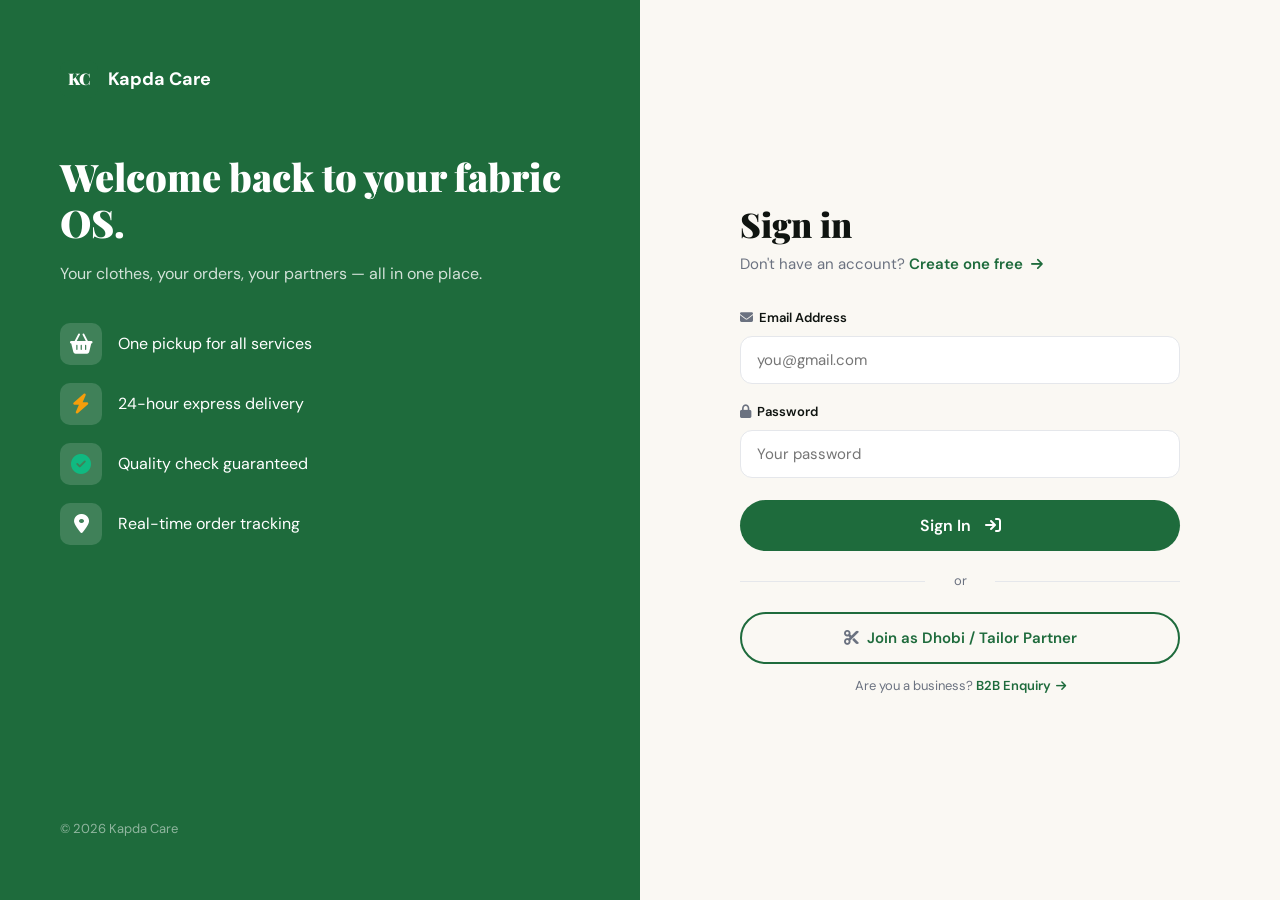
<file: kapda_care_frontend/pages/login.html>
<!DOCTYPE html>
<html lang="en">
<head>
  <meta charset="UTF-8"/>
  <meta name="viewport" content="width=device-width,initial-scale=1.0"/>
  <title>Login — Kapda Care</title>
  <link rel="stylesheet" href="../css/style.css"/>
  <link rel="stylesheet" href="https://cdnjs.cloudflare.com/ajax/libs/font-awesome/6.4.0/css/all.min.css" />
</head>
<body>
<div class="auth-layout">
  <div class="auth-left">
    <a href="../index.html" style="display:flex;align-items:center;gap:10px;margin-bottom:56px;color:#fff;text-decoration:none;">
      <div class="nav-logo">KC</div><span style="font-size:18px;font-weight:700">Kapda Care</span>
    </a>
    <h2 class="auth-left-title">Welcome back to your fabric OS.</h2>
    <p class="auth-left-desc">Your clothes, your orders, your partners — all in one place.</p>
    
    <div class="auth-feature">
      <div class="auth-feature-icon"><i class="fa-solid fa-basket-shopping"></i></div>
      <div>One pickup for all services</div>
    </div>
    
    <div class="auth-feature">
      <div class="auth-feature-icon"><i class="fa-solid fa-bolt" style="color: #f59e0b;"></i></div>
      <div>24-hour express delivery</div>
    </div>
    
    <div class="auth-feature">
      <div class="auth-feature-icon"><i class="fa-solid fa-circle-check" style="color: #10b981;"></i></div>
      <div>Quality check guaranteed</div>
    </div>
    
    <div class="auth-feature">
      <div class="auth-feature-icon"><i class="fa-solid fa-location-dot"></i></div>
      <div>Real-time order tracking</div>
    </div>
    
    <div style="margin-top:auto;padding-top:40px;font-size:13px;opacity:0.5">© 2026 Kapda Care</div>
  </div>

  <div class="auth-right">
    <div class="auth-form">
      <h1 class="auth-title">Sign in</h1>
      <p class="auth-sub">Don't have an account? <a href="signup.html">Create one free <i class="fa-solid fa-arrow-right" style="margin-left: 4px; font-size: 0.9em;"></i></a></p>

      <div id="errorBox" style="display:none;background:#fee2e2;color:#991b1b;padding:12px 16px;border-radius:10px;font-size:14px;margin-bottom:20px">
        <i class="fa-solid fa-circle-exclamation" style="margin-right: 6px;"></i><span id="errorText"></span>
      </div>

      <div class="form-group">
        <label class="form-label"><i class="fa-solid fa-envelope" style="margin-right: 6px; color: var(--gray);"></i>Email Address</label>
        <input type="email" id="email" class="form-input" placeholder="you@gmail.com"/>
      </div>
      <div class="form-group">
        <label class="form-label"><i class="fa-solid fa-lock" style="margin-right: 6px; color: var(--gray);"></i>Password</label>
        <input type="password" id="password" class="form-input" placeholder="Your password"/>
      </div>

      <button class="btn btn-primary btn-full" id="loginBtn" style="padding:15px;font-size:16px;margin-top:4px">
        Sign In <i class="fa-solid fa-arrow-right-to-bracket" style="margin-left: 6px;"></i>
      </button>

      <div class="form-divider">or</div>

      <a href="signup.html?role=vendor" class="btn btn-outline btn-full" style="margin-bottom:12px; display:flex; justify-content:center; align-items:center; gap:8px;">
        <i class="fa-solid fa-scissors" style="color: var(--gray);"></i> Join as Dhobi / Tailor Partner
      </a>

      <p style="text-align:center;font-size:13px;color:var(--gray);margin-top:8px">
        Are you a business? <a href="b2b.html" style="color:var(--green);font-weight:600">B2B Enquiry <i class="fa-solid fa-arrow-right" style="margin-left: 2px; font-size: 0.9em;"></i></a>
      </p>
    </div>
  </div>
</div>

<div class="toast" id="toast"></div>

<script src="../js/api.js"></script>
<script>
  // Already logged in? Redirect
  if (getToken()) {
    const u = getUser();
    window.location.href = u && ['vendor','admin'].includes(u.role) ? 'vendor-dashboard.html' : 'dashboard.html';
  }

  function showError(msg) {
    const box = document.getElementById('errorBox');
    const text = document.getElementById('errorText');
    text.textContent = msg;
    box.style.display = 'block';
  }
  function hideError() { document.getElementById('errorBox').style.display = 'none'; }

  document.getElementById('loginBtn').addEventListener('click', handleLogin);
  document.addEventListener('keydown', e => { if(e.key==='Enter') handleLogin(); });

  async function handleLogin() {
    hideError();
    const email    = document.getElementById('email').value.trim();
    const password = document.getElementById('password').value;
    const btn      = document.getElementById('loginBtn');

    if (!email || !password) { showError('Please enter your email and password.'); return; }

    btn.disabled = true;
    btn.innerHTML = 'Signing in... <i class="fa-solid fa-spinner fa-spin" style="margin-left: 6px;"></i>';

    try {
      const data = await Auth.login({ email, password });
      localStorage.setItem('kc_token', data.access_token);
      localStorage.setItem('kc_user',  JSON.stringify(data.user));
      window.location.href = ['vendor','admin'].includes(data.user.role) ? 'vendor-dashboard.html' : 'dashboard.html';
    } catch(err) {
      showError(err.message);
      btn.disabled = false;
      btn.innerHTML = 'Sign In <i class="fa-solid fa-arrow-right-to-bracket" style="margin-left: 6px;"></i>';
    }
  }
</script>
</body>
</html>
</file>
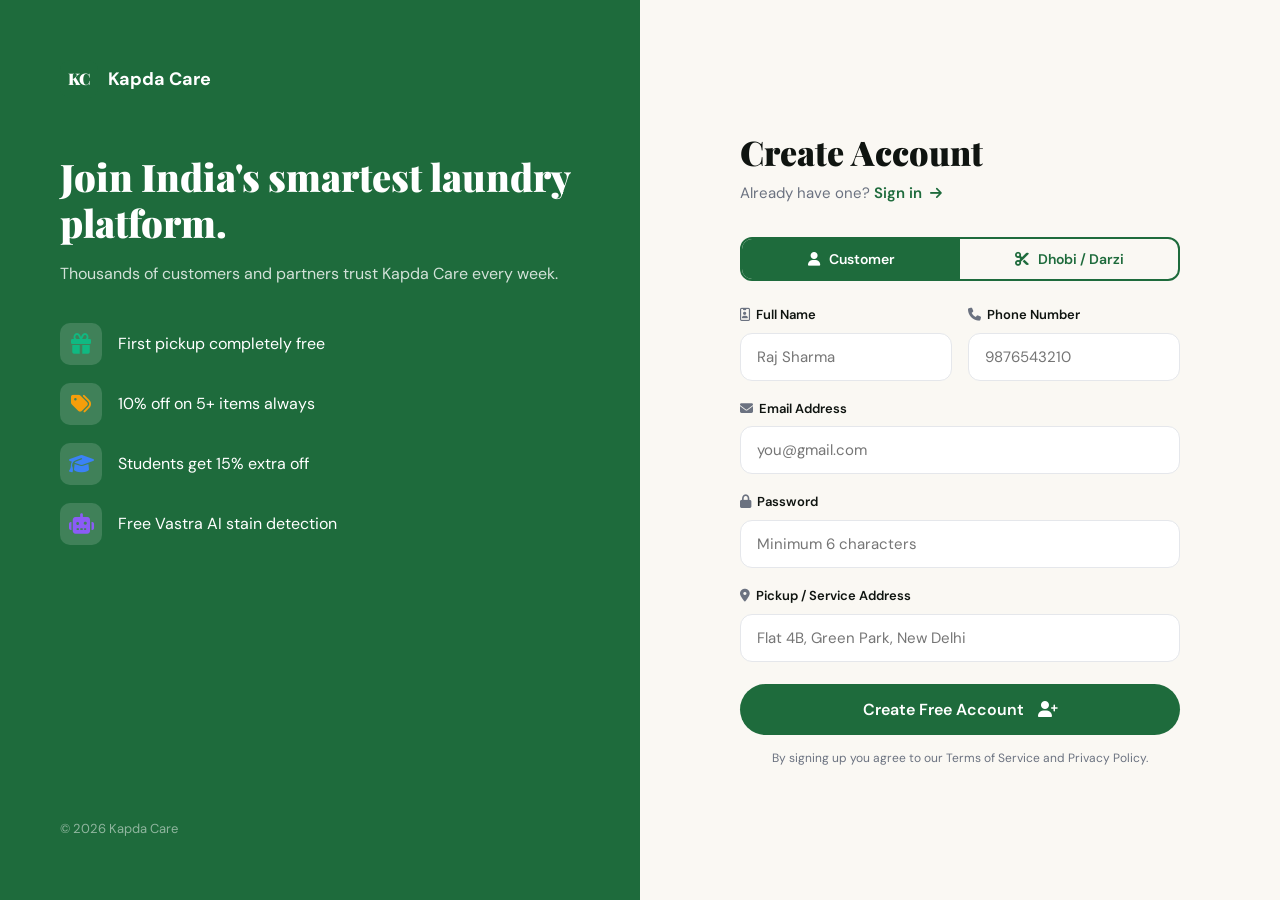
<file: kapda_care_frontend/pages/signup.html>
<!DOCTYPE html>
<html lang="en">
<head>
  <meta charset="UTF-8"/>
  <meta name="viewport" content="width=device-width,initial-scale=1.0"/>
  <title>Sign Up — Kapda Care</title>
  <link rel="stylesheet" href="../css/style.css"/>
  <link rel="stylesheet" href="https://cdnjs.cloudflare.com/ajax/libs/font-awesome/6.4.0/css/all.min.css" />
</head>
<body>
<div class="auth-layout">
  <div class="auth-left">
    <a href="../index.html" style="display:flex;align-items:center;gap:10px;margin-bottom:56px;color:#fff;text-decoration:none;">
      <div class="nav-logo">KC</div><span style="font-size:18px;font-weight:700">Kapda Care</span>
    </a>
    <h2 class="auth-left-title">Join India's smartest laundry platform.</h2>
    <p class="auth-left-desc">Thousands of customers and partners trust Kapda Care every week.</p>
    
    <div class="auth-feature">
      <div class="auth-feature-icon"><i class="fa-solid fa-gift" style="color: #10b981;"></i></div>
      <div>First pickup completely free</div>
    </div>
    <div class="auth-feature">
      <div class="auth-feature-icon"><i class="fa-solid fa-tags" style="color: #f59e0b;"></i></div>
      <div>10% off on 5+ items always</div>
    </div>
    <div class="auth-feature">
      <div class="auth-feature-icon"><i class="fa-solid fa-graduation-cap" style="color: #3b82f6;"></i></div>
      <div>Students get 15% extra off</div>
    </div>
    <div class="auth-feature">
      <div class="auth-feature-icon"><i class="fa-solid fa-robot" style="color: #8b5cf6;"></i></div>
      <div>Free Vastra AI stain detection</div>
    </div>
    
    <div style="margin-top:auto;padding-top:40px;font-size:13px;opacity:0.5">© 2026 Kapda Care</div>
  </div>

  <div class="auth-right">
    <div class="auth-form">
      <h1 class="auth-title">Create Account</h1>
      <p class="auth-sub">Already have one? <a href="login.html">Sign in <i class="fa-solid fa-arrow-right" style="margin-left: 4px; font-size: 0.9em;"></i></a></p>

      <div id="errorBox" style="display:none;background:#fee2e2;color:#991b1b;padding:12px 16px;border-radius:10px;font-size:14px;margin-bottom:16px">
        <i class="fa-solid fa-circle-exclamation" style="margin-right: 6px;"></i><span id="errorText"></span>
      </div>

      <div style="display:flex;gap:0;border:2px solid var(--green);border-radius:var(--radius);margin-bottom:24px;overflow:hidden">
        <button class="role-tab active" data-role="customer" style="flex:1;padding:11px;border:none;background:var(--green);color:#fff;font-family:'DM Sans',sans-serif;font-weight:600;font-size:14px;cursor:pointer">
          <i class="fa-solid fa-user" style="margin-right: 6px;"></i> Customer
        </button>
        <button class="role-tab" data-role="vendor" style="flex:1;padding:11px;border:none;background:transparent;color:var(--green);font-family:'DM Sans',sans-serif;font-weight:600;font-size:14px;cursor:pointer">
          <i class="fa-solid fa-scissors" style="margin-right: 6px;"></i> Dhobi / Darzi
        </button>
      </div>

      <div class="form-row">
        <div class="form-group">
          <label class="form-label"><i class="fa-regular fa-id-badge" style="margin-right: 6px; color: var(--gray);"></i>Full Name</label>
          <input type="text" id="username" class="form-input" placeholder="Raj Sharma"/>
        </div>
        <div class="form-group">
          <label class="form-label"><i class="fa-solid fa-phone" style="margin-right: 6px; color: var(--gray);"></i>Phone Number</label>
          <input type="tel" id="phone" class="form-input" placeholder="9876543210"/>
        </div>
      </div>
      <div class="form-group">
        <label class="form-label"><i class="fa-solid fa-envelope" style="margin-right: 6px; color: var(--gray);"></i>Email Address</label>
        <input type="email" id="email" class="form-input" placeholder="you@gmail.com"/>
      </div>
      <div class="form-group">
        <label class="form-label"><i class="fa-solid fa-lock" style="margin-right: 6px; color: var(--gray);"></i>Password</label>
        <input type="password" id="password" class="form-input" placeholder="Minimum 6 characters"/>
      </div>
      <div class="form-group">
        <label class="form-label"><i class="fa-solid fa-location-dot" style="margin-right: 6px; color: var(--gray);"></i>Pickup / Service Address</label>
        <input type="text" id="address" class="form-input" placeholder="Flat 4B, Green Park, New Delhi"/>
      </div>

      <div id="vendorFields" style="display:none">
        <div class="form-group">
          <label class="form-label"><i class="fa-solid fa-shop" style="margin-right: 6px; color: var(--gray);"></i>Business Name</label>
          <input type="text" id="bizName" class="form-input" placeholder="e.g. Sharma Dhobi Services"/>
        </div>
        <div class="form-group">
          <label class="form-label"><i class="fa-solid fa-layer-group" style="margin-right: 6px; color: var(--gray);"></i>Service Type</label>
          <select id="serviceType" class="form-input form-select">
            <option value="laundry">Laundry / Dry Cleaning</option>
            <option value="tailoring">Tailoring / Stitching</option>
            <option value="both">Both Services</option>
          </select>
        </div>
      </div>

      <input type="hidden" id="role" value="customer"/>

      <button class="btn btn-primary btn-full" id="signupBtn" style="padding:15px;font-size:16px;margin-top:4px">
        Create Free Account <i class="fa-solid fa-user-plus" style="margin-left: 6px;"></i>
      </button>

      <p style="font-size:12px;color:var(--gray);text-align:center;margin-top:14px">
        By signing up you agree to our Terms of Service and Privacy Policy.
      </p>
    </div>
  </div>
</div>

<div class="toast" id="toast"></div>

<script src="../js/api.js"></script>
<script>
  // Role tabs
  const params = new URLSearchParams(window.location.search);
  if (params.get('role') === 'vendor') switchRole('vendor');

  document.querySelectorAll('.role-tab').forEach(btn => {
    btn.addEventListener('click', () => switchRole(btn.dataset.role));
  });

  function switchRole(role) {
    document.getElementById('role').value = role;
    document.querySelectorAll('.role-tab').forEach(b => {
      const isActive = b.dataset.role === role;
      b.style.background = isActive ? 'var(--green)' : 'transparent';
      b.style.color = isActive ? '#fff' : 'var(--green)';
    });
    document.getElementById('vendorFields').style.display = role === 'vendor' ? 'block' : 'none';
  }

  function showError(msg) {
    const box = document.getElementById('errorBox');
    const text = document.getElementById('errorText');
    text.textContent = msg; 
    box.style.display = 'block';
  }

  document.getElementById('signupBtn').addEventListener('click', handleSignup);

  async function handleSignup() {
    const btn      = document.getElementById('signupBtn');
    const username = document.getElementById('username').value.trim();
    const email    = document.getElementById('email').value.trim();
    const password = document.getElementById('password').value;
    const phone    = document.getElementById('phone').value.trim();
    const address  = document.getElementById('address').value.trim();
    const role     = document.getElementById('role').value;

    document.getElementById('errorBox').style.display = 'none';

    if (!username) { showError('Please enter your full name.'); return; }
    if (!email)    { showError('Please enter your email address.'); return; }
    if (!password || password.length < 6) { showError('Password must be at least 6 characters.'); return; }

    btn.disabled = true; 
    btn.innerHTML = 'Creating account... <i class="fa-solid fa-spinner fa-spin" style="margin-left: 6px;"></i>';

    try {
      await Auth.signup({ username, email, password, phone, address, role });

      // If vendor, also register as partner
      if (role === 'vendor') {
        // Login first to get token, then register partner
        const loginData = await Auth.login({ email, password });
        localStorage.setItem('kc_token', loginData.access_token);
        localStorage.setItem('kc_user',  JSON.stringify(loginData.user));
        try {
          await Partner.register({
            business_name: document.getElementById('bizName').value || username,
            service_type:  document.getElementById('serviceType').value,
            area:          address
          });
        } catch(e) { /* Partner registration optional */ }
        window.location.href = 'vendor-dashboard.html';
      } else {
        window.location.href = 'login.html?success=1';
      }
    } catch(err) {
      showError(err.message);
      btn.disabled = false; 
      btn.innerHTML = 'Create Free Account <i class="fa-solid fa-user-plus" style="margin-left: 6px;"></i>';
    }
  }
</script>
</body>
</html>
</file>
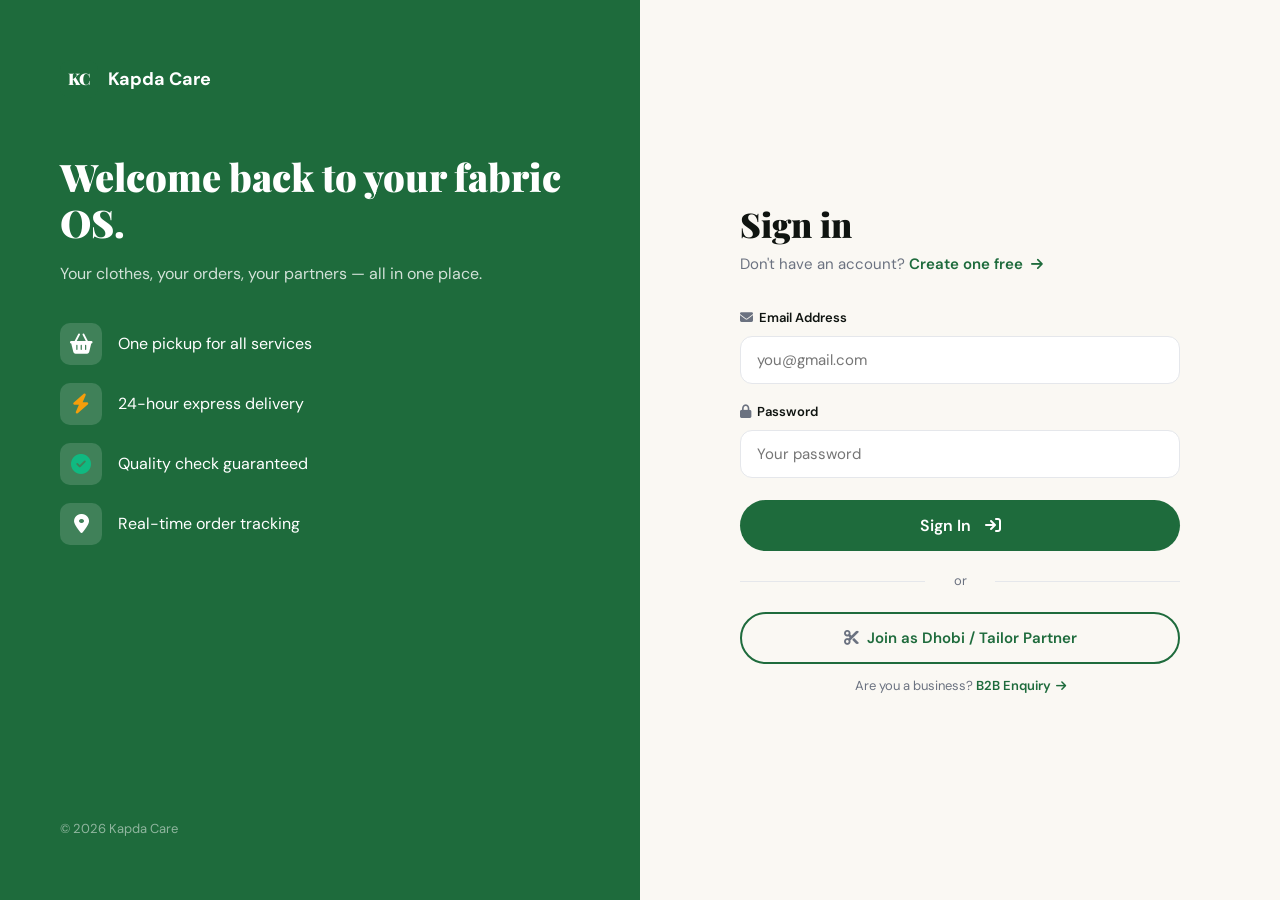
<file: kapda_care_frontend/pages/vendor_dashboard.html>
<!DOCTYPE html>
<html lang="en">
<head>
  <meta charset="UTF-8"/>
  <meta name="viewport" content="width=device-width,initial-scale=1.0"/>
  <title>Vendor Dashboard — Kapda Care</title>
  <link rel="stylesheet" href="../css/style.css"/>
</head>
<body>
<div class="dash-layout">
  <aside class="sidebar">
    <div class="sidebar-brand">
      <div class="nav-brand"><div class="nav-logo">KC</div> Kapda Care</div>
      <div style="margin-top:8px"><span class="badge badge-active" id="roleTag">Vendor</span></div>
    </div>
    <nav class="sidebar-nav">
      <a href="#" class="active" onclick="showTab('dashboard',this)"><span class="nav-icon">📊</span> Dashboard</a>
      <a href="#" onclick="showTab('orders',this)"><span class="nav-icon">📦</span> All Orders</a>
      <a href="#" onclick="showTab('users',this)" id="adminUsersLink" style="display:none"><span class="nav-icon">👥</span> Users</a>
      <a href="#" onclick="showTab('analytics',this)" id="adminAnalLink" style="display:none"><span class="nav-icon">📈</span> Analytics</a>
    </nav>
    <div class="sidebar-footer">
      <button class="btn btn-outline btn-sm btn-full" onclick="Auth.logout()">Logout</button>
    </div>
  </aside>

  <main class="dash-main">

    <div id="tab-dashboard">
      <div class="dash-header">
        <div><div class="dash-title" id="vendorGreet">Vendor Panel</div><div class="dash-greeting">Manage today's orders</div></div>
        <button class="btn btn-primary" onclick="loadDashboard()">🔄 Refresh</button>
      </div>
      <div class="stats-grid" id="dashStats"><div class="spinner"></div></div>
    </div>

    <div id="tab-orders" style="display:none">
      <div class="dash-header">
        <div class="dash-title">All Orders</div>
        <select class="form-input form-select" id="statusFilter" onchange="loadOrders(this.value)" style="width:190px;font-size:14px">
          <option value="">All Status</option>
          <option value="pending">Pending</option>
          <option value="assigned">Assigned</option>
          <option value="picked_up">Picked Up</option>
          <option value="at_partner">At Partner</option>
          <option value="qc_check">QC Check</option>
          <option value="out_for_delivery">Out for Delivery</option>
          <option value="delivered">Delivered</option>
        </select>
      </div>
      <div class="card">
        <div class="table-wrap">
          <table>
            <thead><tr><th>Order ID</th><th>Customer</th><th>Items</th><th>Amount</th><th>Status</th><th>Date</th><th>Action</th></tr></thead>
            <tbody id="ordersTable"><tr><td colspan="7" style="text-align:center;padding:40px"><div class="spinner"></div></td></tr></tbody>
          </table>
        </div>
      </div>
    </div>

    <div id="tab-users" style="display:none">
      <div class="dash-header"><div class="dash-title">All Users</div></div>
      <div class="card">
        <div class="table-wrap">
          <table>
            <thead><tr><th>Name</th><th>Email</th><th>Phone</th><th>Role</th><th>Joined</th><th>Actions</th></tr></thead>
            <tbody id="usersTable"><tr><td colspan="6" style="text-align:center;padding:40px"><div class="spinner"></div></td></tr></tbody>
          </table>
        </div>
      </div>
    </div>

    <div id="tab-analytics" style="display:none">
      <div class="dash-header"><div class="dash-title">Analytics</div></div>
      <div id="analyticsContent"><div class="spinner"></div></div>
    </div>

  </main>
</div>

<!-- STATUS MODAL -->
<div class="modal-overlay" id="statusModal">
  <div class="modal-box">
    <button class="modal-close" onclick="closeModal()">✕</button>
    <h3 class="modal-title">Update Order Status</h3>
    <p style="color:var(--gray);margin-bottom:20px" id="modalOrderId"></p>
    <div class="form-group">
      <label class="form-label">New Status</label>
      <select class="form-input form-select" id="newStatus">
        <option value="assigned">Assigned to Agent</option>
        <option value="picked_up">Picked Up</option>
        <option value="at_partner">At Partner (Dhobi/Darzi)</option>
        <option value="qc_check">Quality Check</option>
        <option value="out_for_delivery">Out for Delivery</option>
        <option value="delivered">Delivered ✓</option>
        <option value="cancelled">Cancelled</option>
      </select>
    </div>
    <div class="form-group">
      <label class="form-label">Message to Customer (optional)</label>
      <input type="text" class="form-input" id="statusMsg" placeholder="e.g. Your clothes are with the tailor..."/>
    </div>
    <button class="btn btn-primary btn-full" onclick="submitStatus()">Update Status</button>
  </div>
</div>

<div class="toast" id="toast"></div>

<script src="../js/api.js"></script>
<script>
requireVendor();
const me=getUser();
let currentOrderId=null;

if(me) {
  document.getElementById('vendorGreet').textContent=`Welcome, ${me.username}! 👋`;
  if(me.role==='admin') {
    document.getElementById('roleTag').textContent='Admin';
    document.getElementById('adminUsersLink').style.display='flex';
    document.getElementById('adminAnalLink').style.display='flex';
  }
}

function showToast(msg,type=''){const t=document.getElementById('toast');t.textContent=msg;t.className=`toast ${type} show`;setTimeout(()=>t.classList.remove('show'),3500);}
function getBadge(s){const m={pending:'badge-pending',assigned:'badge-active',picked_up:'badge-active',at_partner:'badge-active',qc_check:'badge-active',out_for_delivery:'badge-active',delivered:'badge-done',cancelled:'badge-cancelled'};return `<span class="badge ${m[s]||'badge-pending'}">${s.replace(/_/g,' ')}</span>`;}

function showTab(name,el) {
  document.querySelectorAll('[id^="tab-"]').forEach(t=>t.style.display='none');
  document.getElementById('tab-'+name).style.display='block';
  document.querySelectorAll('.sidebar-nav a').forEach(a=>a.classList.remove('active'));
  if(el) el.classList.add('active');
  if(name==='dashboard') loadDashboard();
  if(name==='orders')    loadOrders();
  if(name==='users')     loadUsers();
  if(name==='analytics') loadAnalytics();
}

async function loadDashboard(){
  try{
    const d=await Vendor.dashboard();
    document.getElementById('dashStats').innerHTML=`
      <div class="stat-card"><div class="stat-card-num">${d.total_orders}</div><div class="stat-card-label">Total Orders</div></div>
      <div class="stat-card"><div class="stat-card-num">${d.pending_orders}</div><div class="stat-card-label">Pending</div></div>
      <div class="stat-card"><div class="stat-card-num">${d.delivered_orders}</div><div class="stat-card-label">Delivered</div></div>
      <div class="stat-card"><div class="stat-card-num">${d.today_orders}</div><div class="stat-card-label">Today</div></div>
      <div class="stat-card"><div class="stat-card-num" style="color:var(--green)">₹${d.total_revenue}</div><div class="stat-card-label">Revenue</div></div>`;
  }catch(e){showToast(e.message,'error');}
}

async function loadOrders(status=''){
  const tb=document.getElementById('ordersTable');
  tb.innerHTML='<tr><td colspan="7" style="text-align:center;padding:40px"><div class="spinner"></div></td></tr>';
  try{
    const data=await Vendor.allOrders(status);
    const orders=data.orders||data;
    if(!orders.length){tb.innerHTML='<tr><td colspan="7" style="text-align:center;padding:40px;color:var(--gray)">No orders found</td></tr>';return;}
    tb.innerHTML=orders.map(o=>{
      const items=typeof o.items==='string'?JSON.parse(o.items||'[]'):o.items||[];
      return `<tr>
        <td style="font-weight:700">#KC-${String(o.id).padStart(4,'0')}</td>
        <td>#${o.customer_id}</td>
        <td>${items.length} item(s)</td>
        <td style="font-weight:700;color:var(--green)">₹${o.final_price}</td>
        <td>${getBadge(o.status)}</td>
        <td>${new Date(o.created_at).toLocaleDateString('en-IN')}</td>
        <td><button class="btn btn-sm btn-primary" onclick="openStatusModal(${o.id})">Update</button></td>
      </tr>`;}).join('');
  }catch(e){showToast(e.message,'error');}
}

function openStatusModal(id){
  currentOrderId=id;
  document.getElementById('modalOrderId').textContent=`Order #KC-${String(id).padStart(4,'0')}`;
  document.getElementById('statusModal').classList.add('show');
}

async function submitStatus(){
  const status=document.getElementById('newStatus').value;
  const message=document.getElementById('statusMsg').value;
  try{
    await Vendor.updateStatus(currentOrderId,{status,message});
    showToast('Status updated successfully!','success');
    closeModal(); loadOrders(document.getElementById('statusFilter').value);
  }catch(e){showToast(e.message,'error');}
}

function closeModal(){document.getElementById('statusModal').classList.remove('show');currentOrderId=null;}
document.getElementById('statusModal').addEventListener('click',e=>{if(e.target===e.currentTarget)closeModal();});

async function loadUsers(){
  const tb=document.getElementById('usersTable');
  try{
    const users=await Admin.users();
    tb.innerHTML=users.map(u=>`<tr>
      <td style="font-weight:600">${u.username}</td>
      <td>${u.email}</td>
      <td>${u.phone||'—'}</td>
      <td>${getBadge(u.role==='admin'?'delivered':u.role==='vendor'?'active':'pending')} ${u.role}</td>
      <td>${new Date(u.created_at).toLocaleDateString('en-IN')}</td>
      <td style="display:flex;gap:6px">
        <button class="btn btn-sm btn-outline" onclick="changeRole(${u.id})">Role</button>
        <button class="btn btn-sm btn-danger" onclick="toggleUser(${u.id})">${u.is_active?'Ban':'Unban'}</button>
      </td></tr>`).join('');
  }catch(e){showToast(e.message,'error');}
}

async function changeRole(id){
  const role=prompt('New role:\ncustomer / vendor / admin');
  if(!role) return;
  try{await Admin.changeRole(id,{role});showToast('Role updated!','success');loadUsers();}
  catch(e){showToast(e.message,'error');}
}

async function toggleUser(id){
  try{await Admin.toggleUser(id);showToast('User status updated!','success');loadUsers();}
  catch(e){showToast(e.message,'error');}
}

async function loadAnalytics(){
  try{
    const d=await Admin.analytics();
    document.getElementById('analyticsContent').innerHTML=`
      <div class="stats-grid">
        <div class="stat-card"><div class="stat-card-num">${d.users.total}</div><div class="stat-card-label">Total Users</div></div>
        <div class="stat-card"><div class="stat-card-num">${d.users.customers}</div><div class="stat-card-label">Customers</div></div>
        <div class="stat-card"><div class="stat-card-num">${d.users.vendors}</div><div class="stat-card-label">Vendors</div></div>
        <div class="stat-card"><div class="stat-card-num">${d.orders.total}</div><div class="stat-card-label">Total Orders</div></div>
        <div class="stat-card"><div class="stat-card-num">${d.orders.delivered}</div><div class="stat-card-label">Delivered</div></div>
        <div class="stat-card"><div class="stat-card-num" style="color:var(--green)">₹${d.revenue.total}</div><div class="stat-card-label">Revenue</div></div>
      </div>`;
  }catch(e){showToast(e.message,'error');}
}

loadDashboard();
</script>
</body>
</html>
</file>
<file: kapda_care_frontend/css/style.css>
@import url('https://fonts.googleapis.com/css2?family=Playfair+Display:wght@700;900&family=DM+Sans:wght@400;500;600&display=swap');

:root {
  --green: #1e6b3c; --green-dark: #144d2b; --green-light: #e8f5ee;
  --cream: #faf8f3; --black: #0f1410; --gray: #6b7280;
  --gray-light: #f3f4f6; --white: #ffffff; --red: #dc2626;
  --radius: 12px; --shadow: 0 4px 24px rgba(0,0,0,0.08);
  --shadow-lg: 0 12px 48px rgba(0,0,0,0.14);
  --transition: all 0.25s cubic-bezier(0.4,0,0.2,1);
}
* { margin:0; padding:0; box-sizing:border-box; }
body { font-family:'DM Sans',sans-serif; background:var(--cream); color:var(--black); line-height:1.6; -webkit-font-smoothing:antialiased; }
h1,h2,h3,h4 { font-family:'Playfair Display',serif; line-height:1.2; }
a { text-decoration:none; color:inherit; }

/* BUTTONS */
.btn { display:inline-flex; align-items:center; justify-content:center; gap:8px; padding:12px 28px; border-radius:50px; font-family:'DM Sans',sans-serif; font-size:15px; font-weight:600; cursor:pointer; border:none; transition:var(--transition); white-space:nowrap; }
.btn-primary { background:var(--green); color:#fff; }
.btn-primary:hover { background:var(--green-dark); transform:translateY(-1px); box-shadow:0 6px 20px rgba(30,107,60,0.35); }
.btn-outline { background:transparent; color:var(--green); border:2px solid var(--green); }
.btn-outline:hover { background:var(--green); color:#fff; }
.btn-danger { background:var(--red); color:#fff; }
.btn-danger:hover { background:#b91c1c; }
.btn-sm { padding:8px 18px; font-size:13px; }
.btn-full { width:100%; }
.btn:disabled { opacity:0.6; cursor:not-allowed; transform:none !important; }

/* NAVBAR */
.navbar { position:sticky; top:0; z-index:100; background:rgba(250,248,243,0.95); backdrop-filter:blur(12px); border-bottom:1px solid rgba(0,0,0,0.06); padding:0 5%; display:flex; align-items:center; justify-content:space-between; height:68px; }
.nav-brand { display:flex; align-items:center; gap:10px; font-size:20px; font-weight:700; color:var(--black); }
.nav-logo { width:38px; height:38px; background:var(--green); border-radius:10px; display:flex; align-items:center; justify-content:center; color:#fff; font-family:'Playfair Display',serif; font-size:16px; font-weight:900; }
.nav-links { display:flex; align-items:center; gap:32px; }
.nav-links a { font-size:15px; font-weight:500; color:var(--gray); transition:var(--transition); }
.nav-links a:hover { color:var(--green); }
.nav-actions { display:flex; align-items:center; gap:12px; }

/* HERO */
.hero { min-height:90vh; padding:80px 5%; display:grid; grid-template-columns:1fr 1fr; gap:60px; align-items:center; }
.hero-badge { display:inline-flex; align-items:center; gap:8px; background:var(--green-light); color:var(--green); padding:8px 18px; border-radius:50px; font-size:13px; font-weight:600; margin-bottom:24px; }
.hero-title { font-size:clamp(42px,5vw,68px); font-weight:900; margin-bottom:20px; }
.hero-title span { color:var(--green); }
.hero-desc { font-size:17px; color:var(--gray); max-width:480px; margin-bottom:36px; }
.hero-actions { display:flex; gap:16px; align-items:center; margin-bottom:48px; flex-wrap:wrap; }
.hero-stats { display:flex; gap:40px; }
.stat-num { font-size:32px; font-weight:700; font-family:'Playfair Display',serif; }
.stat-label { font-size:12px; color:var(--gray); text-transform:uppercase; letter-spacing:1px; font-weight:600; }

/* PHONE */
.hero-visual { display:flex; justify-content:center; }
.phone-mockup { width:280px; height:540px; background:var(--black); border-radius:40px; padding:14px; box-shadow:var(--shadow-lg); }
.phone-screen { background:#fff; border-radius:28px; height:100%; overflow:hidden; padding:14px; }
.phone-logo { width:28px; height:28px; background:var(--green); border-radius:8px; display:flex; align-items:center; justify-content:center; color:#fff; font-size:11px; font-weight:800; }
.chip { background:var(--green); color:#fff; padding:4px 10px; border-radius:20px; font-size:10px; font-weight:600; }

/* SECTIONS */
.section { padding:80px 5%; }
.section-header { text-align:center; margin-bottom:56px; }
.section-tag { display:inline-block; background:var(--green-light); color:var(--green); padding:6px 16px; border-radius:50px; font-size:12px; font-weight:700; letter-spacing:1px; text-transform:uppercase; margin-bottom:16px; }
.section-title { font-size:clamp(28px,4vw,42px); font-weight:900; margin-bottom:14px; }
.section-desc { font-size:16px; color:var(--gray); max-width:500px; margin:0 auto; }

/* CARDS */
.services-grid { display:grid; grid-template-columns:repeat(auto-fit,minmax(260px,1fr)); gap:24px; }
.service-card { background:var(--white); border-radius:var(--radius); padding:32px; border:1px solid rgba(0,0,0,0.06); transition:var(--transition); }
.service-card:hover { transform:translateY(-4px); box-shadow:var(--shadow-lg); }
.service-icon { font-size:36px; margin-bottom:16px; }
.service-name { font-size:18px; font-weight:700; margin-bottom:8px; }
.service-desc { font-size:14px; color:var(--gray); margin-bottom:16px; }
.service-price { font-size:13px; color:var(--green); font-weight:700; }

/* STEPS */
.steps-grid { display:grid; grid-template-columns:repeat(auto-fit,minmax(200px,1fr)); gap:32px; }
.step-card { text-align:center; padding:32px 20px; }
.step-num { width:56px; height:56px; background:var(--green); color:#fff; border-radius:50%; display:flex; align-items:center; justify-content:center; font-size:22px; font-weight:900; font-family:'Playfair Display',serif; margin:0 auto 20px; }
.step-title { font-size:17px; font-weight:700; margin-bottom:8px; }
.step-desc { font-size:14px; color:var(--gray); }

/* PRICING */
.pricing-grid { display:grid; grid-template-columns:repeat(auto-fit,minmax(260px,1fr)); gap:24px; max-width:960px; margin:0 auto; }
.price-card { background:var(--white); border-radius:var(--radius); padding:36px 32px; border:2px solid rgba(0,0,0,0.06); transition:var(--transition); }
.price-card.featured { border-color:var(--green); background:var(--green); color:#fff; }
.price-name { font-size:14px; font-weight:700; text-transform:uppercase; letter-spacing:1px; margin-bottom:12px; }
.price-amount { font-size:42px; font-weight:900; font-family:'Playfair Display',serif; margin-bottom:4px; }
.price-unit { font-size:13px; opacity:0.7; margin-bottom:24px; }
.price-list { list-style:none; }
.price-list li { padding:8px 0; font-size:14px; border-bottom:1px solid rgba(0,0,0,0.06); display:flex; align-items:center; gap:8px; }
.price-card.featured .price-list li { border-bottom-color:rgba(255,255,255,0.15); }
.price-list li::before { content:'✓'; color:var(--green); font-weight:700; }
.price-card.featured .price-list li::before { color:#fff; }

/* AUTH */
.auth-layout { min-height:100vh; display:grid; grid-template-columns:1fr 1fr; }
.auth-left { background:var(--green); color:#fff; padding:60px; display:flex; flex-direction:column; justify-content:center; }
.auth-left-title { font-size:38px; font-weight:900; margin-bottom:16px; }
.auth-left-desc { font-size:16px; opacity:0.8; margin-bottom:36px; }
.auth-feature { display:flex; align-items:center; gap:16px; margin-bottom:18px; }
.auth-feature-icon { width:42px; height:42px; background:rgba(255,255,255,0.15); border-radius:10px; display:flex; align-items:center; justify-content:center; font-size:20px; flex-shrink:0; }
.auth-right { display:flex; align-items:center; justify-content:center; padding:60px; background:var(--cream); overflow-y:auto; }
.auth-form { width:100%; max-width:440px; }
.auth-title { font-size:34px; font-weight:900; margin-bottom:8px; }
.auth-sub { font-size:15px; color:var(--gray); margin-bottom:32px; }
.auth-sub a { color:var(--green); font-weight:600; }

/* FORMS */
.form-group { margin-bottom:18px; }
.form-label { display:block; font-size:13px; font-weight:600; margin-bottom:7px; }
.form-input { width:100%; padding:13px 16px; border:1.5px solid #e5e7eb; border-radius:var(--radius); font-family:'DM Sans',sans-serif; font-size:15px; color:var(--black); background:var(--white); transition:var(--transition); outline:none; }
.form-input:focus { border-color:var(--green); box-shadow:0 0 0 3px rgba(30,107,60,0.1); }
.form-select { appearance:none; cursor:pointer; }
.form-row { display:grid; grid-template-columns:1fr 1fr; gap:16px; }
.form-divider { text-align:center; color:var(--gray); font-size:13px; margin:20px 0; position:relative; }
.form-divider::before,.form-divider::after { content:''; position:absolute; top:50%; width:42%; height:1px; background:#e5e7eb; }
.form-divider::before { left:0; } .form-divider::after { right:0; }

/* DASHBOARD */
.dash-layout { display:grid; grid-template-columns:260px 1fr; min-height:100vh; }
.sidebar { background:var(--white); border-right:1px solid rgba(0,0,0,0.06); padding:24px 0; position:sticky; top:0; height:100vh; overflow-y:auto; display:flex; flex-direction:column; }
.sidebar-brand { padding:0 24px 24px; border-bottom:1px solid rgba(0,0,0,0.06); margin-bottom:16px; }
.sidebar-nav a { display:flex; align-items:center; gap:12px; padding:11px 24px; font-size:14px; font-weight:500; color:var(--gray); transition:var(--transition); }
.sidebar-nav a:hover,.sidebar-nav a.active { color:var(--green); background:var(--green-light); }
.nav-icon { font-size:18px; width:24px; text-align:center; }
.sidebar-footer { padding:20px 24px; border-top:1px solid rgba(0,0,0,0.06); margin-top:auto; }
.dash-main { padding:32px; background:var(--gray-light); min-height:100vh; }
.dash-header { display:flex; align-items:center; justify-content:space-between; margin-bottom:28px; flex-wrap:wrap; gap:12px; }
.dash-title { font-size:26px; font-weight:900; }
.dash-greeting { font-size:15px; color:var(--gray); margin-top:4px; }

/* STATS */
.stats-grid { display:grid; grid-template-columns:repeat(auto-fit,minmax(160px,1fr)); gap:16px; margin-bottom:28px; }
.stat-card { background:var(--white); border-radius:var(--radius); padding:22px; border:1px solid rgba(0,0,0,0.06); }
.stat-card-num { font-size:30px; font-weight:900; font-family:'Playfair Display',serif; color:var(--green); margin-bottom:4px; }
.stat-card-label { font-size:13px; color:var(--gray); font-weight:500; }

/* CARD */
.card { background:var(--white); border-radius:var(--radius); padding:24px; border:1px solid rgba(0,0,0,0.06); margin-bottom:20px; }
.card-title { font-size:17px; font-weight:700; margin-bottom:18px; display:flex; align-items:center; justify-content:space-between; }

/* ORDER BUILDER */
.item-row { display:grid; grid-template-columns:1fr 1fr 70px 36px; gap:10px; align-items:end; margin-bottom:10px; }
.add-item-btn { display:flex; align-items:center; gap:8px; color:var(--green); font-weight:600; font-size:14px; cursor:pointer; background:none; border:2px dashed var(--green); padding:10px 20px; border-radius:var(--radius); width:100%; justify-content:center; margin:10px 0; transition:var(--transition); }
.add-item-btn:hover { background:var(--green-light); }
.remove-btn { background:#fee2e2; color:var(--red); border:none; border-radius:8px; width:34px; height:34px; cursor:pointer; font-size:16px; display:flex; align-items:center; justify-content:center; transition:var(--transition); flex-shrink:0; }
.remove-btn:hover { background:var(--red); color:#fff; }

/* PRICE SUMMARY */
.price-summary { background:var(--green-light); border-radius:var(--radius); padding:18px 22px; margin:16px 0; }
.price-row { display:flex; justify-content:space-between; font-size:14px; margin-bottom:8px; }
.price-row.total { font-size:18px; font-weight:700; color:var(--green); border-top:1px solid rgba(30,107,60,0.2); padding-top:12px; margin-top:8px; margin-bottom:0; }

/* ORDER LIST */
.order-item { background:var(--white); border-radius:var(--radius); padding:18px; border:1px solid rgba(0,0,0,0.06); margin-bottom:10px; display:flex; justify-content:space-between; align-items:center; gap:16px; cursor:pointer; transition:var(--transition); }
.order-item:hover { box-shadow:var(--shadow); transform:translateY(-1px); }
.order-id { font-size:12px; color:var(--gray); margin-bottom:3px; }
.order-name { font-size:15px; font-weight:700; margin-bottom:3px; }
.order-date { font-size:12px; color:var(--gray); }
.order-price { font-size:20px; font-weight:700; color:var(--green); white-space:nowrap; }

/* BADGE */
.badge { display:inline-flex; align-items:center; padding:4px 12px; border-radius:50px; font-size:11px; font-weight:700; text-transform:uppercase; letter-spacing:0.5px; }
.badge-pending { background:#fef3c7; color:#92400e; }
.badge-active { background:#dbeafe; color:#1e40af; }
.badge-done { background:#d1fae5; color:#065f46; }
.badge-cancelled { background:#fee2e2; color:#991b1b; }

/* TIMELINE */
.timeline-item { display:flex; gap:14px; margin-bottom:18px; }
.timeline-dot { width:10px; height:10px; border-radius:50%; background:var(--green); flex-shrink:0; margin-top:5px; }
.tl-status { font-size:13px; font-weight:700; margin-bottom:2px; text-transform:capitalize; }
.tl-msg { font-size:12px; color:var(--gray); }
.tl-time { font-size:11px; color:var(--gray); margin-top:2px; }

/* TABLE */
.table-wrap { overflow-x:auto; }
table { width:100%; border-collapse:collapse; font-size:14px; }
th { background:var(--gray-light); padding:11px 14px; text-align:left; font-size:12px; font-weight:700; text-transform:uppercase; letter-spacing:0.5px; color:var(--gray); }
td { padding:13px 14px; border-bottom:1px solid rgba(0,0,0,0.05); vertical-align:middle; }
tr:last-child td { border-bottom:none; }
tr:hover td { background:rgba(0,0,0,0.01); }

/* MODAL */
.modal-overlay { position:fixed; inset:0; background:rgba(0,0,0,0.5); z-index:1000; display:flex; align-items:center; justify-content:center; padding:20px; opacity:0; pointer-events:none; transition:var(--transition); }
.modal-overlay.show { opacity:1; pointer-events:all; }
.modal-box { background:var(--white); border-radius:20px; padding:32px; max-width:500px; width:100%; box-shadow:var(--shadow-lg); transform:scale(0.95); transition:var(--transition); max-height:90vh; overflow-y:auto; }
.modal-overlay.show .modal-box { transform:scale(1); }
.modal-title { font-size:22px; font-weight:900; margin-bottom:8px; }
.modal-close { float:right; background:none; border:none; font-size:22px; cursor:pointer; color:var(--gray); line-height:1; }

/* EMPTY STATE */
.empty-state { text-align:center; padding:60px 20px; }
.empty-icon { font-size:48px; margin-bottom:14px; }
.empty-text { font-size:16px; font-weight:700; margin-bottom:6px; }
.empty-sub { font-size:14px; color:var(--gray); }

/* SPINNER */
.spinner { width:36px; height:36px; border:3px solid var(--green-light); border-top-color:var(--green); border-radius:50%; animation:spin 0.8s linear infinite; margin:40px auto; }
@keyframes spin { to { transform:rotate(360deg); } }

/* TOAST */
.toast { position:fixed; bottom:24px; right:24px; z-index:9999; background:var(--black); color:#fff; padding:14px 20px; border-radius:var(--radius); font-size:14px; font-weight:500; max-width:340px; box-shadow:var(--shadow-lg); transform:translateY(100px); opacity:0; transition:var(--transition); }
.toast.show { transform:translateY(0); opacity:1; }
.toast.success { background:var(--green); }
.toast.error { background:var(--red); }

/* PAYMENT */
.payment-method { display:flex; align-items:center; gap:14px; padding:16px; border:2px solid #e5e7eb; border-radius:var(--radius); cursor:pointer; transition:var(--transition); margin-bottom:12px; }
.payment-method:hover { border-color:var(--green); background:var(--green-light); }
.payment-method.selected { border-color:var(--green); background:var(--green-light); }
.payment-icon { font-size:28px; }
.payment-name { font-weight:700; font-size:15px; }
.payment-desc { font-size:12px; color:var(--gray); }

/* AI STAIN */
.upload-area { border:2px dashed var(--green); border-radius:var(--radius); padding:40px; text-align:center; cursor:pointer; transition:var(--transition); background:var(--green-light); }
.upload-area:hover { background:var(--green-light); border-style:solid; }
.upload-icon { font-size:48px; margin-bottom:12px; }
.ai-result { background:var(--white); border-radius:var(--radius); padding:20px; border:1px solid rgba(0,0,0,0.06); margin-top:16px; }

/* FOOTER */
footer { background:var(--black); color:rgba(255,255,255,0.7); padding:48px 5% 32px; }
.footer-grid { display:grid; grid-template-columns:2fr 1fr 1fr 1fr; gap:40px; margin-bottom:40px; }
.footer-brand { font-size:22px; font-weight:700; color:#fff; margin-bottom:12px; display:flex; align-items:center; gap:10px; }
.footer-desc { font-size:14px; line-height:1.7; }
.footer-col h4 { color:#fff; font-size:14px; font-weight:700; margin-bottom:16px; text-transform:uppercase; letter-spacing:0.5px; }
.footer-col a { display:block; font-size:14px; color:rgba(255,255,255,0.6); margin-bottom:10px; transition:var(--transition); }
.footer-col a:hover { color:#fff; }
.footer-bottom { border-top:1px solid rgba(255,255,255,0.1); padding-top:24px; display:flex; justify-content:space-between; font-size:13px; flex-wrap:wrap; gap:12px; }

/* RESPONSIVE */
@media(max-width:900px) {
  .hero { grid-template-columns:1fr; text-align:center; }
  .hero-visual { display:none; }
  .hero-actions { justify-content:center; }
  .hero-stats { justify-content:center; }
  .auth-layout { grid-template-columns:1fr; }
  .auth-left { display:none; }
  .dash-layout { grid-template-columns:1fr; }
  .sidebar { display:none; }
  .item-row { grid-template-columns:1fr 1fr; }
  .form-row { grid-template-columns:1fr; }
  .nav-links { display:none; }
  .footer-grid { grid-template-columns:1fr 1fr; }
}
</file>
